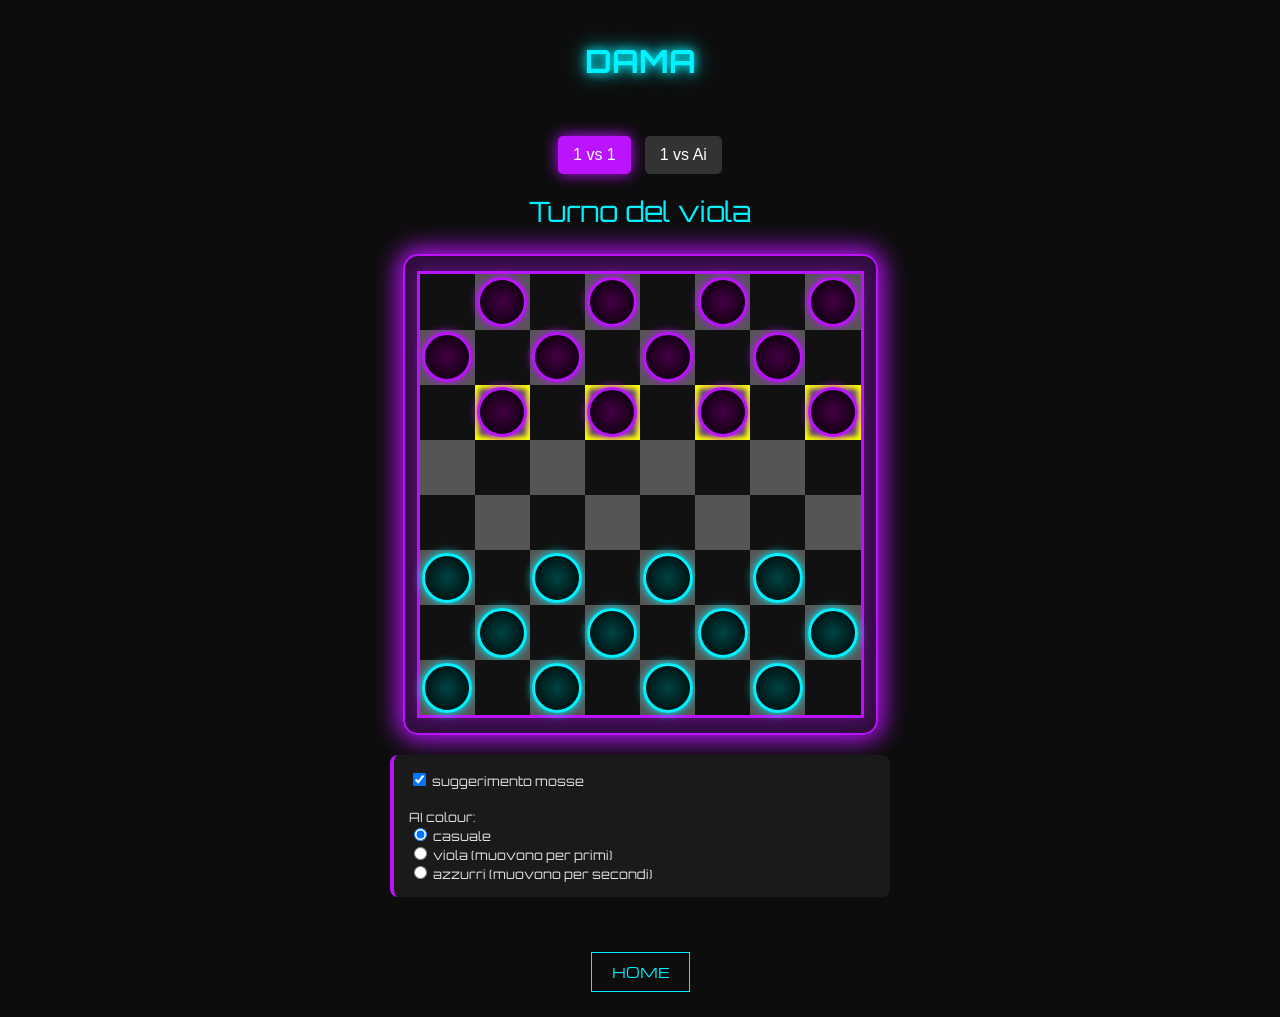
<file: giochi/dama/dama.html>
<!DOCTYPE html>
<html lang="it">

<head>
  <meta charset="UTF-8">
  <meta name="viewport" content="width=device-width, initial-scale=1.0, maximum-scale=1.0, user-scalable=no">
  <title>Dama</title>

  <!-- CSS -->
  <link rel="stylesheet" href="./dama_style.css">
  <link rel="stylesheet" href="../giochi_style.css">

  <!-- FONTS -->
  <!-- poppins -->
  <!-- <link href="https://fonts.googleapis.com/css2?family=Michroma&family=Poppins:wght@400;600&display=swap" rel="stylesheet"> -->
</head>

<body>

  <div class="game-container">

    <header>
      <h1 class="neon-title">DAMA</h1>
    </header>

    <div id="playModeDiv">
      <button id="button2player" class="btn-neon" onclick="setPlayMode(2)">1 vs 1</button>
      <button id="button1player" class="btn-neon" onclick="setPlayMode(1)">1 vs Ai</button>
    </div>

    <div id="infoDiv">Attendere...</div>
    <div class="board-wrapper" id="wrapper">
    <div id="boardDiv"></div>
</div>

<!--     <div id="infoDiv">Attendere...</div>
    <div id="boardDiv"></div> -->
    <div id="optionsDiv">
      <label><input type="checkbox" onclick="toggleHighlight()" checked> suggerimento mosse</label>
      <div id="colourModeDiv">
        AI colour:<br>
        <input type="radio" name="aiColourOptions" onclick="setColourMode('random')" checked> casuale<br>
        <input type="radio" name="aiColourOptions" onclick="setColourMode('B')"> viola (muovono per primi)<br>
        <input type="radio" name="aiColourOptions" onclick="setColourMode('W')"> azzurri (muovono per secondi)<br>
      </div>
    </div>
    <!-- <div id="note">draughts/checkers with an AI running in the browser using Monte Carlo Tree Search to choose moves
    </div> -->

    <footer class="game-footer">
      <a href="../../index.html" class="btn-home">HOME</a>
    </footer>




  </div>


</body>

<script type="text/javascript" src="./dama_script.js"></script>


</html>
</file>
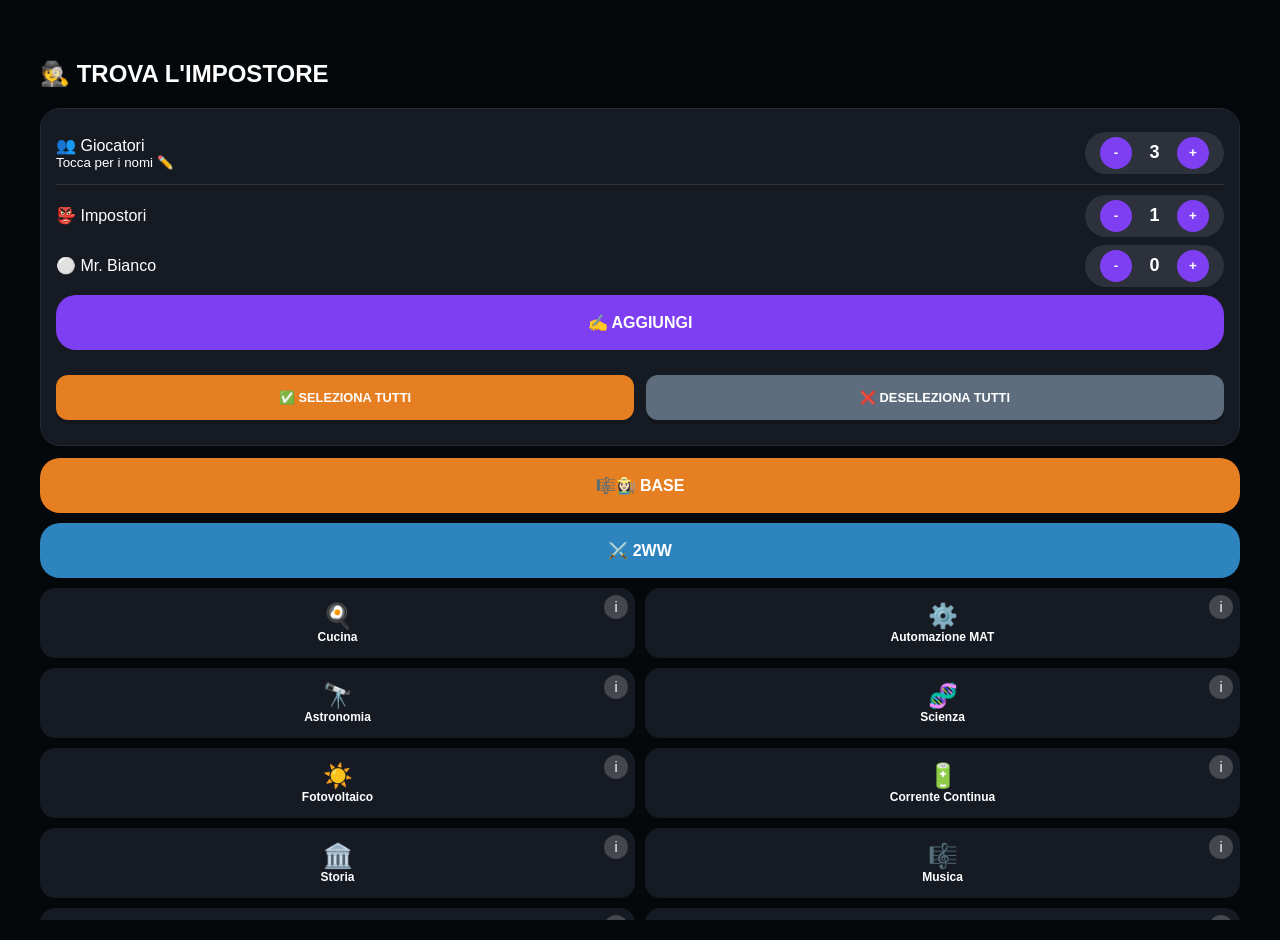
<file: giochi/impostore/impostore.html>
<!DOCTYPE html>
<html lang="it">

<head>
    <meta charset="UTF-8">
    <meta name="viewport" content="width=device-width, initial-scale=1.0, maximum-scale=1.0, user-scalable=no">
    <title>Impostore</title>

    <link rel="stylesheet" href="impostore_style.css">
    <link rel="stylesheet" href="../giochi_style.css">


    <link href="https://fonts.googleapis.com/css2?family=Michroma&family=Poppins:wght@400;600;800&display=swap"
        rel="stylesheet">
</head>

<body>
    <!--     <div class="bigcontainer"></div> -->


    <body onload="initApp()">

        <!-- Bottone Home Universale -->
        <!-- <button id="btn-universal-home" onclick="resetToHome()">
                Torna alla Home 🏠
            </button> -->

        <!-- Modale Vittoria -->
        <div id="win-screen" class="modal">
            <div class="confetti-bg"></div>
            <div class="modal-content anim-pop win-box">
                <div class="win-icon">🏆</div>
                <h1 id="win-text">VITTORIA</h1>
                <div id="win-names"></div>
                <button class="btn-main btn-green" onclick="resetToHome()">GIOCA ANCORA</button>
            </div>
        </div>

        <!-- Modale Info Pack -->
        <div id="modal-pack-info" class="modal">
            <div class="block modal-scrollable">
                <div class="flex-row">
                    <h3 id="info-title">Contenuto Pack</h3>
                    <button class="circle-btn" style="background:#333;" onclick="closeModal()">✕</button>
                </div>
                <div id="info-list"></div>
            </div>
        </div>

        <!-- Modale Nomi -->
        <div id="modal-names" class="modal">
            <div class="block modal-scrollable">
                <h3>Nomi Giocatori</h3>
                <div id="names-list"></div>
                <button class="btn-main btn-green" onclick="saveNamesAndClose()">SALVA</button>
            </div>
        </div>

        <!-- Modale Aggiungi Parola -->
        <div id="modal-word" class="modal">
            <div class="block">
                <h3>Aggiungi Parola</h3>
                <label class="label-small">Seleziona Pacchetto</label>
                <select id="target-pack"></select>
                <input type="text" id="cust-word" placeholder="Parola Segreta">
                <input type="text" id="cust-hints" placeholder="Indizi (separati da virgola)">
                <small class="hint-text">Es: Rosso, Frutto, Croccante</small>
                <button class="btn-main btn-green" onclick="saveWord()">AGGIUNGI</button>
                <button class="btn-main btn-transparent" onclick="closeModal()">CHIUDI</button>
            </div>
        </div>

        <!-- Modale Guess Infiltrato -->
        <div id="modal-guess" class="modal">
            <div class="block">
                <h2 class="text-red">COLPO DI CODA!</h2>
                <p>L'Infiltrato è stato scoperto! <br>Può vincere se indovina la parola dei Civili.</p>
                <input type="text" id="guess-input" placeholder="Qual era la parola?">
                <button class="btn-main btn-green" onclick="submitGuess()">CONFERMA</button>
                <button class="btn-main btn-transparent" onclick="closeGuess()">NON LA SO</button>
            </div>
        </div>

        <!-- HOME VIEW -->
        <section id="view-home" class="view active">
            <h2 class="title-main">🕵️ TROVA L'IMPOSTORE</h2>

            <div class="block">
                <div class="flex-row clickable-row" onclick="openNamesModal()">
                    <span class="column-label">
                        <span>👥 Giocatori</span>
                        <small class="accent-text">Tocca per i nomi ✏️</small>
                    </span>
                    <div class="counter-group">
                        <button class="circle-btn" onclick="event.stopPropagation(); adjP(-1)">-</button>
                        <span id="p-val" class="counter-val">3</span>
                        <button class="circle-btn" onclick="event.stopPropagation(); adjP(1)">+</button>
                    </div>
                </div>

                <div class="flex-row">
                    <span>👺 Impostori</span>
                    <div class="counter-group">
                        <button class="circle-btn" onclick="adjI(-1)">-</button>
                        <span id="i-val" class="counter-val">1</span>
                        <button class="circle-btn" onclick="adjI(1)">+</button>
                    </div>
                </div>

                <div class="flex-row">
                    <span>⚪ Mr. Bianco</span>
                    <div class="counter-group">
                        <button class="circle-btn" onclick="adjW(-1)">-</button>
                        <span id="w-val" class="counter-val">0</span>
                        <button class="circle-btn" onclick="adjW(1)">+</button>
                    </div>
                </div>

                <button class="btn-main btn-accent" onclick="openWordCreator()">✍️ AGGIUNGI</button>

                <div class="control-panel-base">
                    <button type="button" class="btn-range btn-select" onclick="forceToggleRange(true)">
                        ✅ SELEZIONA TUTTI
                    </button>
                    <button type="button" class="btn-range btn-deselect" onclick="forceToggleRange(false)">
                        ❌ DESELEZIONA TUTTI
                    </button>
                </div>
            </div>

            <!-- Quick Select Buttons -->
            <!-- <button type="button" class="btn-main btn-tech" onclick="attivaPacchettiTecnici()">
                💡🔌 ELETTROTECNICA
            </button> -->
            <button type="button" class="btn-main btn-base" onclick="attivaPacchettiBase()">
                🎼👩🏻‍🌾 BASE
            </button>
            <button type="button" class="btn-main btn-history" onclick="attivaPacchettiStoria()">
                ⚔️ 2WW
            </button>

            <div id="pack-grid" class="pack-grid"></div>
            <button class="btn-main btn-green btn-start" onclick="startGame()">INIZIA PARTITA</button>
        </section>

        <!-- REVEAL VIEW -->
        <section id="view-reveal" class="view reveal-bg">
            <h2 id="rev-name"></h2>
            <div id="main-card" class="swipe-card" onclick="doSwipe()">
                <div class="card-inner">
                    <div id="rev-role-box"></div>
                    <h1 id="rev-word"></h1>
                    <div id="rev-hint"></div>
                </div>
                <div id="swipe-layer" class="swipe-overlay"><b>TOCCA PER VEDERE</b></div>
            </div>
            <button id="btn-pass" class="btn-main btn-white" onclick="confirmNext()">OK, PROSSIMO</button>
        </section>

        <!-- VOTE VIEW -->
        <section id="view-vote" class="view">
            <div id="turn-box" class="block turn-indicator"></div>
            <div class="block vote-title">VOTAZIONE</div>
            <div id="vote-grid"></div>


            <!-- AGGIUNGI QUESTO BLOCCO QUI SOTTO -->
    <div id="reveal-section" style="margin-top: 20px;">
        <button class="btn-main btn-accent" onclick="revealImpostors()">🕵️ RIVELA RUOLI FINALI</button>
        <div id="reveal-result" class="block" style="display:none; background: #2c313c; border: 2px solid var(--accent);"></div>
    </div>
        </section>

        <!-- ------------------------------- -->

        <!-- <footer class="game-footer">
                <a href="../../index.html" class="btn-home">BACK TO HOME</a>
            </footer> -->
        </div>

    </body>
    <script src="impostore_script.js"></script>
</html>
</file>
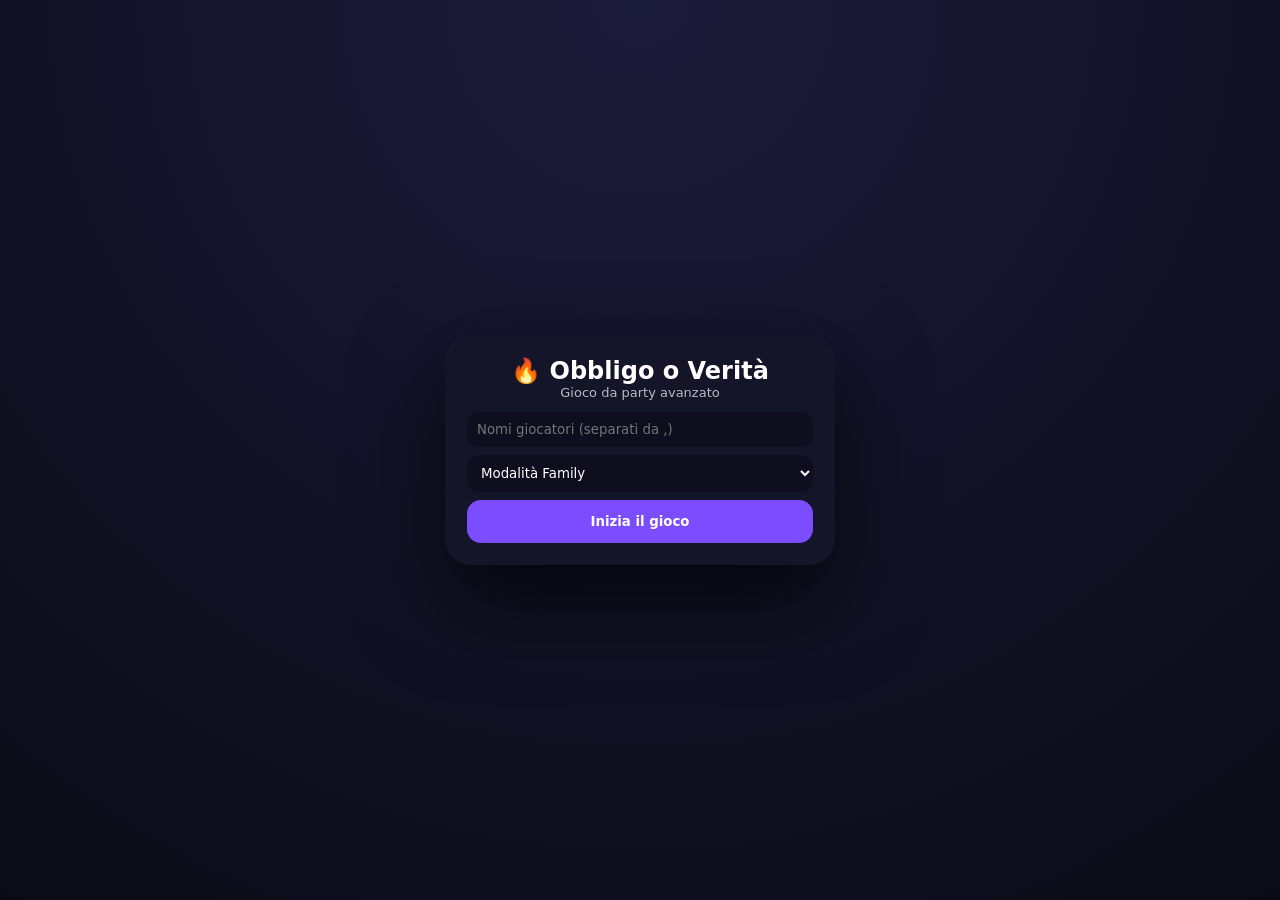
<file: giochi/obbligo_o_verita/obbligo_o_verita.html>
<!DOCTYPE html>
<html lang="it">

<head>
    <meta charset="UTF-8">
    <meta name="viewport" content="width=device-width, initial-scale=1.0, maximum-scale=1.0, user-scalable=no">
    <title>Obbligo o Verità</title>

    <link rel="stylesheet" href="obbligo_o_verita_style.css">
    <link rel="stylesheet" href="../giochi_style.css">


    <link href="https://fonts.googleapis.com/css2?family=Michroma&family=Poppins:wght@400;600;800&display=swap"
        rel="stylesheet">
</head>

<body>

    <!--<div class="game-container"> -->


    <div class="app">

        <div id="setup">
            <h1>🔥 Obbligo o Verità</h1>
            <div class="sub">Gioco da party avanzato</div>

            <div class="setup">
                <input id="names" placeholder="Nomi giocatori (separati da ,)">
                <select id="mode">
                    <option value="family">Modalità Family</option>
                    <option value="hot">Modalità 18+</option>
                </select>
                <button class="start" onclick="startGame()">Inizia il gioco</button>
            </div>
        </div>

        <div id="game" class="hidden">
            <div class="player">
                Turno di <span id="player"></span>
            </div>

            <div class="buttons">
                <button class="truth" onclick="truth()">VERITÀ</button>
                <button class="dare" onclick="dare()">OBBLIGO</button>
            </div>

            <div class="card" id="card">
                Scegli Verità o Obbligo 🎲
            </div>

            <div class="timer" id="timer">⏱️ 15s</div>
        </div>

    </div>
    <!--  -->

    <!-- <footer class="game-footer">
            <a href="../../index.html" class="btn-home">BACK TO HOME</a>
        </footer> -->
    <!-- </div> -->

</body>

<script src="obbligo_o_verita_script.js"></script>

</html>
</file>
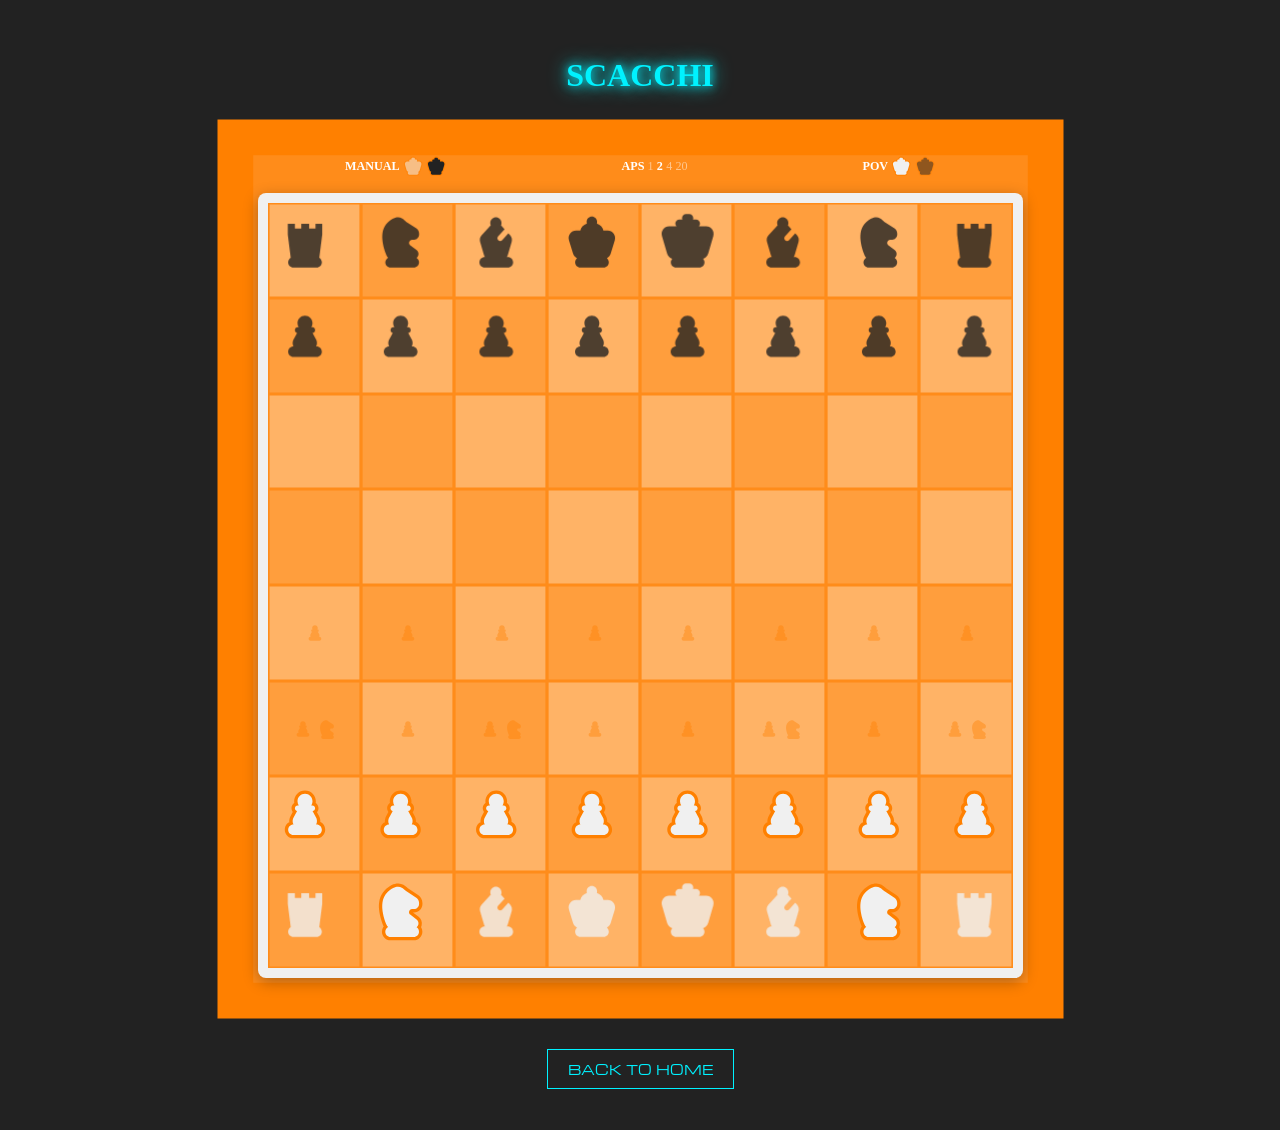
<file: giochi/scacchi/scacchi.html>
<!DOCTYPE html>
<html lang="it">

<head>
  <meta charset="UTF-8">
  <meta name="viewport" content="width=device-width, initial-scale=1.0, maximum-scale=1.0, user-scalable=no">
  <title>Scacchi</title>

  <link rel="stylesheet" href="scacchi_style.css">
  <link rel="stylesheet" href="../giochi_style.css">

  <link href="https://fonts.googleapis.com/css2?family=Michroma&family=Poppins:wght@400;600;800&display=swap"
    rel="stylesheet">
</head>

<body>

  <div class="game-container">
    <header>
      <h1 class="neon-title">SCACCHI</h1>
    </header>

    <section id="view">
      <aside>
        <div>
          <h3 title="Autoplay">manual</h3>
          <label for="white-random"><input type="checkbox" id="white-random" /><svg width="170" height="170"
              viewBox="0 0 170 170" fill="none" xmlns="http://www.w3.org/2000/svg" class="white">
              <use href="#king" />
            </svg></label>
          <label for="black-random"><input type="checkbox" id="black-random" checked /><svg width="170" height="170"
              viewBox="0 0 170 170" fill="none" xmlns="http://www.w3.org/2000/svg" class="black">
              <use href="#king" />
            </svg></label>
        </div>
        <div>
          <h3 title="Actions per Second">APS</h3>
          <label for="speed-slow"><input type="radio" name="speed" id="speed-slow" /><span>1</span></label>
          <label for="speed-medium"><input type="radio" name="speed" id="speed-medium" checked /><span>2</span></label>
          <label for="speed-fast"><input type="radio" name="speed" id="speed-fast" /><span>4</span></label>
          <label for="speed-asap"><input type="radio" name="speed" id="speed-asap" /><span>20</span></label>
        </div>
        <div>
          <h3 title="Point of View">POV</h3>
          <label for="white-perspective"><input type="radio" name="perspective" id="white-perspective" checked /><svg
              width="170" height="170" viewBox="0 0 170 170" fill="none" xmlns="http://www.w3.org/2000/svg"
              class="white">
              <use href="#king" />
            </svg></label>
          <label for="black-perspective"><input type="radio" name="perspective" id="black-perspective" /><svg
              width="170" height="170" viewBox="0 0 170 170" fill="none" xmlns="http://www.w3.org/2000/svg"
              class="black">
              <use href="#king" />
            </svg></label>
        </div>
      </aside>


      <div id="board"></div>
    </section>

    <svg aria-hidden style="display: none;" width="170" height="170" viewBox="0 0 170 170" fill="none"
      xmlns="http://www.w3.org/2000/svg">
      <g id="pawn">
        <path fill="var(--stroke)"
          d="M63.9596 75.8417L71.9157 80.049C73.2376 77.5492 73.3078 74.5734 72.1052 72.0141C70.9025 69.4547 68.5669 67.6094 65.7987 67.0316L63.9596 75.8417ZM53.8303 94.9961L61.7863 99.2034L61.7864 99.2034L53.8303 94.9961ZM53.2512 96.2739L44.7646 93.2777L44.7646 93.2777L53.2512 96.2739ZM54.1798 112V121C57.4071 121 60.3874 119.272 61.9907 116.471C63.5939 113.67 63.5747 110.225 61.9403 107.442L54.1798 112ZM114.82 112L107.06 107.442C105.425 110.225 105.406 113.67 107.009 116.471C108.613 119.272 111.593 121 114.82 121V112ZM115.749 96.2739L124.235 93.2776L124.235 93.2776L115.749 96.2739ZM115.17 94.9961L107.214 99.2034L107.214 99.2034L115.17 94.9961ZM105.111 75.9755L104.388 67.0046C101.37 67.2479 98.6777 68.9917 97.2213 71.6453C95.7649 74.2989 95.74 77.5069 97.1551 80.1828L105.111 75.9755ZM101.706 61L94.1937 56.0436C92.3701 58.8076 92.2116 62.3498 93.7811 65.2657C95.3506 68.1816 98.3945 70 101.706 70V61ZM68.294 61V70C71.6055 70 74.6494 68.1816 76.2189 65.2657C77.7884 62.3498 77.6299 58.8076 75.8063 56.0436L68.294 61ZM56.0036 71.6343L45.8743 90.7887L61.7864 99.2034L71.9157 80.049L56.0036 71.6343ZM45.8743 90.7887C45.5683 91.3674 45.1338 92.2321 44.7646 93.2777L61.7378 99.2702C61.7062 99.3598 61.685 99.4043 61.691 99.3911C61.6938 99.3851 61.7021 99.3674 61.718 99.3356C61.7341 99.3035 61.756 99.2608 61.7863 99.2034L45.8743 90.7887ZM44.7646 93.2777C43.8488 95.8717 40.5174 106.509 46.4192 116.558L61.9403 107.442C61.2075 106.194 60.9315 104.686 61.0138 103C61.0971 101.296 61.5308 99.8565 61.7378 99.2702L44.7646 93.2777ZM54.1798 103H54V121H54.1798V103ZM54 103C41.2975 103 31 113.297 31 126H49C49 123.239 51.2386 121 54 121V103ZM31 126C31 138.703 41.2974 149 54 149V131C51.2386 131 49 128.761 49 126H31ZM54 149H116V131H54V149ZM116 149C128.703 149 139 138.703 139 126H121C121 128.761 118.761 131 116 131V149ZM139 126C139 113.297 128.703 103 116 103V121C118.761 121 121 123.239 121 126H139ZM116 103H114.82V121H116V103ZM122.581 116.558C128.483 106.509 125.151 95.8716 124.235 93.2776L107.262 99.2702C107.469 99.8565 107.903 101.296 107.986 103C108.069 104.686 107.793 106.194 107.06 107.442L122.581 116.558ZM124.235 93.2776C123.866 92.2321 123.432 91.3674 123.126 90.7887L107.214 99.2034C107.244 99.2608 107.266 99.3035 107.282 99.3356C107.298 99.3674 107.306 99.3851 107.309 99.3912C107.315 99.4043 107.294 99.3598 107.262 99.2702L124.235 93.2776ZM123.126 90.7888L113.067 71.7681L97.1551 80.1828L107.214 99.2034L123.126 90.7888ZM103 68.5C103 67.7083 103.607 67.0675 104.388 67.0046L105.835 84.9463C114.328 84.2614 121 77.1644 121 68.5H103ZM104.5 70C103.672 70 103 69.3284 103 68.5H121C121 59.3873 113.613 52 104.5 52V70ZM101.706 70H104.5V52H101.706V70ZM109.218 65.9564C112.241 61.375 114 55.8793 114 50H96C96 52.248 95.3352 54.3134 94.1937 56.0436L109.218 65.9564ZM114 50C114 33.9837 101.016 21 85 21V39C91.0751 39 96 43.9249 96 50H114ZM85 21C68.9837 21 56 33.9837 56 50H74C74 43.9249 78.9249 39 85 39V21ZM56 50C56 55.8793 57.7591 61.375 60.7818 65.9564L75.8063 56.0436C74.6648 54.3134 74 52.248 74 50H56ZM65.5 70H68.294V52H65.5V70ZM67 68.5C67 69.3284 66.3284 70 65.5 70V52C56.3873 52 49 59.3873 49 68.5H67ZM65.7987 67.0316C66.4826 67.1743 67 67.7665 67 68.5H49C49 76.4618 54.6302 83.0882 62.1205 84.6518L65.7987 67.0316Z" />
        <path fill-rule="evenodd" clip-rule="evenodd"
          d="M63.9596 75.8417L53.8303 94.9961C53.6109 95.4111 53.4075 95.8312 53.2512 96.2739C52.4848 98.4448 50.4371 105.627 54.1798 112H54C46.268 112 40 118.268 40 126C40 133.732 46.268 140 54 140H116C123.732 140 130 133.732 130 126C130 118.268 123.732 112 116 112H114.82C118.563 105.627 116.515 98.4447 115.749 96.2739C115.592 95.8312 115.389 95.4111 115.17 94.9961L105.111 75.9755C108.967 75.6645 112 72.4364 112 68.5C112 64.3579 108.642 61 104.5 61H101.706C103.788 57.8442 105 54.0636 105 50C105 38.9543 96.0457 30 85 30C73.9543 30 65 38.9543 65 50C65 54.0636 66.2119 57.8442 68.294 61H65.5C61.3579 61 58 64.3579 58 68.5C58 72.1142 60.5564 75.1312 63.9596 75.8417Z" />
      </g>

      <g id="rook">
        <path fill="var(--stroke)"
          d="M96 40H105C105 35.0294 100.971 31 96 31V40ZM75 40V31C70.0294 31 66 35.0294 66 40H75ZM75 53L75 62C77.3869 62 79.6761 61.0518 81.364 59.364C83.0518 57.6761 84 55.387 84 53H75ZM58 53H49C49 57.9706 53.0294 62 58 62L58 53ZM58 40H67C67 35.0294 62.9706 31 58 31V40ZM39 40V31C34.0294 31 30 35.0294 30 40H39ZM39 69H30C30 69.379 30.0239 69.7577 30.0717 70.1337L39 69ZM46.8667 130.951L51.4589 138.691C54.5432 136.861 56.2467 133.375 55.795 129.817L46.8667 130.951ZM123.133 130.951L114.205 129.817C113.753 133.375 115.457 136.861 118.541 138.691L123.133 130.951ZM131 69L139.928 70.1338C139.976 69.7577 140 69.3791 140 69L131 69ZM131 40H140C140 35.0294 135.971 31 131 31V40ZM113 40V31C108.029 31 104 35.0294 104 40H113ZM113 53L113 62C115.387 62 117.676 61.0518 119.364 59.364C121.052 57.6761 122 55.387 122 53H113ZM96 53H87C87 57.9706 91.0294 62 96 62L96 53ZM96 31H75V49H96V31ZM66 40V53H84V40H66ZM75 44L58 44L58 62L75 62L75 44ZM67 53V40H49V53H67ZM58 31H39V49H58V31ZM30 40V69H48V40H30ZM30.0717 70.1337L37.9384 132.085L55.795 129.817L47.9283 67.8663L30.0717 70.1337ZM42.2745 123.211C35.5441 127.204 30.9998 134.566 30.9998 143H48.9998C48.9998 141.18 49.9671 139.576 51.4589 138.691L42.2745 123.211ZM30.9998 143C30.9998 155.703 41.2973 166 53.9998 166V148C51.2384 148 48.9998 145.761 48.9998 143H30.9998ZM53.9998 166H116V148H53.9998V166ZM116 166C128.702 166 139 155.703 139 143H121C121 145.761 118.761 148 116 148V166ZM139 143C139 134.567 134.456 127.204 127.725 123.211L118.541 138.691C120.033 139.576 121 141.18 121 143H139ZM132.061 132.085L139.928 70.1338L122.072 67.8662L114.205 129.817L132.061 132.085ZM140 69V40H122V69H140ZM131 31H113V49H131V31ZM104 40V53H122V40H104ZM113 44L96 44L96 62L113 62L113 44ZM105 53V40H87V53H105Z" />
        <path fill-rule="evenodd" clip-rule="evenodd"
          d="M96 40H75V53L58 53V40H39V69L46.8667 130.951C42.7556 133.39 39.9998 137.873 39.9998 143C39.9998 150.732 46.2678 157 53.9998 157H116C123.732 157 130 150.732 130 143C130 137.873 127.244 133.39 123.133 130.951L131 69V40H113V53L96 53V40Z" />
      </g>


      <g id="knight">
        <path fill="var(--stroke)"
          d="M49.1052 38.3193L55.4587 44.6937L55.4587 44.6937L49.1052 38.3193ZM94.2401 29.9368L87.874 36.2986L87.8741 36.2987L94.2401 29.9368ZM47.3161 124.557L55.6423 121.14L55.6423 121.14L47.3161 124.557ZM51.766 130.503L55.8329 138.532C58.5612 137.15 60.401 134.477 60.7176 131.435C61.0343 128.393 59.7845 125.399 57.3994 123.484L51.766 130.503ZM127.628 131.204L122.091 124.109C119.79 125.905 118.502 128.705 118.637 131.621C118.773 134.537 120.314 137.207 122.772 138.782L127.628 131.204ZM132.387 123.702L141.165 125.687L141.165 125.687L132.387 123.702ZM127.584 110.339L133.091 103.22L133.091 103.22L127.584 110.339ZM110.576 97.1821L105.069 104.301L105.069 104.301L110.576 97.1821ZM126.76 52.2539L121.858 59.802L121.858 59.802L126.76 52.2539ZM99.5001 34.552L104.402 27.0039L104.402 27.0039L99.5001 34.552ZM94.4956 30.1927L100.866 23.8348L100.866 23.8347L94.4956 30.1927ZM55.4587 44.6937C66.4763 33.7121 74.1214 31.8771 78.4041 32.0063C82.8219 32.1396 86.0037 34.427 87.874 36.2986L100.606 23.575C96.9524 19.9187 89.6658 14.3378 78.9468 14.0145C68.0925 13.6871 55.9323 18.8073 42.7516 31.9449L55.4587 44.6937ZM55.6423 121.14C51.8581 111.919 46.772 97.1895 45.3694 82.2455C43.9517 67.1402 46.4349 53.688 55.4587 44.6937L42.7516 31.9449C28.1598 46.4892 25.8204 66.5842 27.4482 83.9274C29.091 101.432 34.9182 118.052 38.99 127.974L55.6423 121.14ZM57.3994 123.484C56.6293 122.866 56.029 122.082 55.6423 121.14L38.99 127.974C40.5712 131.827 43.0657 135.061 46.1326 137.522L57.3994 123.484ZM53.0838 143C53.0838 141.063 54.183 139.368 55.8329 138.532L47.699 122.475C40.2331 126.256 35.0838 134.019 35.0838 143H53.0838ZM58.0838 148C55.3224 148 53.0838 145.761 53.0838 143H35.0838C35.0838 155.703 45.3812 166 58.0838 166V148ZM120.084 148H58.0838V166H120.084V148ZM125.084 143C125.084 145.761 122.845 148 120.084 148V166C132.786 166 143.084 155.703 143.084 143H125.084ZM122.772 138.782C124.181 139.685 125.084 141.24 125.084 143H143.084C143.084 134.852 138.84 127.7 132.484 123.627L122.772 138.782ZM123.608 121.717C123.387 122.695 122.843 123.522 122.091 124.109L133.165 138.3C137.095 135.233 140 130.837 141.165 125.687L123.608 121.717ZM122.077 117.458C123.372 118.459 123.969 120.121 123.608 121.717L141.165 125.687C143.069 117.265 139.92 108.503 133.091 103.22L122.077 117.458ZM105.069 104.301L122.077 117.458L133.091 103.22L116.083 90.0634L105.069 104.301ZM98.3876 90.6851C98.3876 96.0131 100.855 101.041 105.069 104.301L116.083 90.0634C116.275 90.2123 116.388 90.4418 116.388 90.6851H98.3876ZM115.602 73.471C106.095 73.471 98.3876 81.178 98.3876 90.6851H116.388C116.388 91.1191 116.036 91.471 115.602 91.471V73.471ZM120.815 73.471H115.602V91.471H120.815V73.471ZM125.243 69.0432C125.243 71.4886 123.261 73.471 120.815 73.471V91.471C133.202 91.471 143.243 81.4297 143.243 69.0432H125.243ZM125.243 66.0369V69.0432H143.243V66.0369H125.243ZM121.858 59.802C123.969 61.1731 125.243 63.5195 125.243 66.0369H143.243C143.243 57.4241 138.885 49.3965 131.661 44.7058L121.858 59.802ZM94.5985 42.1001L121.858 59.802L131.661 44.7058L104.402 27.0039L94.5985 42.1001ZM88.1255 36.5506C89.5726 38.0004 91.8096 40.2891 94.5985 42.1001L104.402 27.0039C103.476 26.4028 102.551 25.5233 100.866 23.8348L88.1255 36.5506ZM87.8741 36.2987C87.9569 36.3816 88.04 36.4649 88.1256 36.5506L100.866 23.8347C100.781 23.7498 100.694 23.6625 100.606 23.5749L87.8741 36.2987Z" />
        <path fill-rule="evenodd" clip-rule="evenodd"
          d="M94.2401 29.9368C88.716 24.409 73.3034 14.2001 49.1052 38.3193C25.4895 61.8579 39.4602 105.414 47.3161 124.557C48.3001 126.955 49.8475 128.963 51.766 130.503C47.208 132.812 44.0838 137.541 44.0838 143C44.0838 150.732 50.3518 157 58.0838 157H120.084C127.816 157 134.084 150.732 134.084 143C134.084 138.046 131.511 133.693 127.628 131.204C129.969 129.378 131.694 126.766 132.387 123.702C133.519 118.693 131.646 113.481 127.584 110.339L110.576 97.1821C108.565 95.6265 107.388 93.2275 107.388 90.6851C107.388 86.1486 111.065 82.471 115.602 82.471H120.815C128.231 82.471 134.243 76.4592 134.243 69.0432V66.0369C134.243 60.4718 131.427 55.2848 126.76 52.2539L99.5001 34.552C97.6428 33.3459 96.0618 31.7619 94.4956 30.1927C94.4104 30.1073 94.3252 30.022 94.2401 29.9368Z" />
      </g>

      <g id="bishop">
        <path fill="var(--stroke)"
          d="M97.7142 44.0856L89.4897 40.4306L87.1055 45.7955L91.0547 50.1396L97.7142 44.0856ZM107.204 54.5248L113.843 60.6014L119.386 54.5454L113.864 48.4708L107.204 54.5248ZM90.0638 73.2519L96.7027 79.3284L96.7027 79.3284L90.0638 73.2519ZM90.5325 83.8481L84.4559 90.4871L84.4559 90.4871L90.5325 83.8481ZM101.129 83.3795L107.768 89.456L107.768 89.456L101.129 83.3795ZM117.337 65.6709L123.997 59.6168L117.36 52.3162L110.698 59.5943L117.337 65.6709ZM122.204 71.0243L115.544 77.0783L115.544 77.0783L122.204 71.0243ZM126.158 88.1953L134.795 90.7267L134.795 90.7267L126.158 88.1953ZM115.792 123.563L107.155 121.031L107.155 121.031L115.792 123.563ZM113.283 128.798L105.902 123.648L96.0296 137.798H113.283V128.798ZM54.7167 128.798V137.798H71.9704L62.0977 123.648L54.7167 128.798ZM52.2081 123.563L60.8447 121.031L60.8447 121.031L52.2081 123.563ZM41.8417 88.1953L33.2051 90.7267L33.2051 90.7267L41.8417 88.1953ZM45.7961 71.0243L52.4556 77.0783L52.4556 77.0783L45.7961 71.0243ZM70.2858 44.0856L76.9453 50.1396L80.8945 45.7955L78.5103 40.4306L70.2858 44.0856ZM105.939 47.7406C107.267 44.7523 108 41.4498 108 38H90C90 38.8832 89.8148 39.6991 89.4897 40.4306L105.939 47.7406ZM113.864 48.4708L104.374 38.0315L91.0547 50.1396L100.545 60.5789L113.864 48.4708ZM96.7027 79.3284L113.843 60.6014L100.565 48.4483L83.4248 67.1754L96.7027 79.3284ZM96.609 77.2092C97.2201 77.7685 97.2621 78.7173 96.7027 79.3284L83.4248 67.1754C77.2722 73.8975 77.7338 84.3345 84.4559 90.4871L96.609 77.2092ZM94.4898 77.3029C95.0491 76.6918 95.9979 76.6499 96.609 77.2092L84.4559 90.4871C91.178 96.6397 101.615 96.1781 107.768 89.456L94.4898 77.3029ZM110.698 59.5943L94.4898 77.3029L107.768 89.456L123.976 71.7474L110.698 59.5943ZM128.863 64.9702L123.997 59.6168L110.678 71.7249L115.544 77.0783L128.863 64.9702ZM134.795 90.7267C137.442 81.6942 135.195 71.9349 128.863 64.9702L115.544 77.0783C117.655 79.3999 118.404 82.653 117.522 85.6638L134.795 90.7267ZM124.429 126.094L134.795 90.7267L117.522 85.6638L107.155 121.031L124.429 126.094ZM120.664 133.948C122.307 131.594 123.591 128.951 124.429 126.094L107.155 121.031C106.874 121.992 106.446 122.869 105.902 123.648L120.664 133.948ZM116 119.798H113.283V137.798H116V119.798ZM139 142.798C139 130.096 128.703 119.798 116 119.798V137.798C118.761 137.798 121 140.037 121 142.798H139ZM116 165.798C128.703 165.798 139 155.501 139 142.798H121C121 145.56 118.761 147.798 116 147.798V165.798ZM54 165.798H116V147.798H54V165.798ZM31 142.798C31 155.501 41.2974 165.798 54 165.798V147.798C51.2386 147.798 49 145.56 49 142.798H31ZM54 119.798C41.2975 119.798 31 130.096 31 142.798H49C49 140.037 51.2386 137.798 54 137.798V119.798ZM54.7167 119.798H54V137.798H54.7167V119.798ZM43.5714 126.094C44.4088 128.951 45.6929 131.594 47.3357 133.948L62.0977 123.648C61.5539 122.869 61.1262 121.992 60.8447 121.031L43.5714 126.094ZM33.2051 90.7267L43.5714 126.094L60.8447 121.031L50.4784 85.6638L33.2051 90.7267ZM39.1366 64.9702C32.8051 71.9349 30.5576 81.6942 33.2051 90.7267L50.4784 85.6638C49.5959 82.653 50.3451 79.3999 52.4556 77.0783L39.1366 64.9702ZM63.6264 38.0315L39.1366 64.9702L52.4556 77.0783L76.9453 50.1396L63.6264 38.0315ZM60 38C60 41.4498 60.7334 44.7523 62.0614 47.7406L78.5103 40.4306C78.1852 39.6991 78 38.8832 78 38H60ZM84 14C70.7452 14 60 24.7452 60 38H78C78 34.6863 80.6863 32 84 32V14ZM108 38C108 24.7452 97.2548 14 84 14V32C87.3137 32 90 34.6863 90 38H108Z" />
        <path fill-rule="evenodd" clip-rule="evenodd"
          d="M99 38C99 40.1665 98.5407 42.2257 97.7142 44.0856L107.204 54.5248L90.0638 73.2519C87.2671 76.3074 87.477 81.0515 90.5325 83.8481C93.588 86.6448 98.3321 86.435 101.129 83.3795L117.337 65.6709L122.204 71.0243C126.425 75.6674 127.923 82.1736 126.158 88.1953L115.792 123.563C115.233 125.471 114.377 127.231 113.283 128.798H116C123.732 128.798 130 135.066 130 142.798C130 150.53 123.732 156.798 116 156.798H54C46.268 156.798 40 150.53 40 142.798C40 135.066 46.268 128.798 54 128.798H54.7167C53.6234 127.231 52.7675 125.471 52.2081 123.563L41.8417 88.1953C40.0767 82.1736 41.5751 75.6674 45.7961 71.0243L70.2858 44.0856C69.4593 42.2257 69 40.1665 69 38C69 29.7157 75.7157 23 84 23C92.2843 23 99 29.7157 99 38Z" />
      </g>

      <g id="queen">
        <path fill="var(--stroke)"
          d="M98.3201 39.3222L89.7589 36.5462C88.2688 41.1416 90.6725 46.0937 95.2048 47.7659L98.3201 39.3222ZM71.6799 39.3222L74.7952 47.7659C79.3275 46.0937 81.7312 41.1416 80.2411 36.5462L71.6799 39.3222ZM54.2398 58V67C58.658 67 62.4228 63.7931 63.1253 59.4312L54.2398 58ZM23.8059 83.7931L32.42 81.1862L32.42 81.1862L23.8059 83.7931ZM34.7006 119.793L26.0864 122.4L26.0864 122.4L34.7006 119.793ZM45.4311 132.146L51.1198 139.12C53.5226 137.16 54.7472 134.101 54.3609 131.025C53.9746 127.948 52.0318 125.287 49.2191 123.982L45.4311 132.146ZM124.913 131.982L120.97 123.892C118.183 125.25 116.292 127.947 115.963 131.029C115.635 134.112 116.917 137.147 119.355 139.061L124.913 131.982ZM135.299 119.793L126.685 117.186L126.685 117.186L135.299 119.793ZM146.194 83.7932L137.58 81.1862L137.58 81.1862L146.194 83.7932ZM115.76 58L106.875 59.4312C107.577 63.7931 111.342 67 115.76 67V58ZM90 35C90 35.5543 89.9131 36.0707 89.7589 36.5462L106.881 42.0983C107.61 39.8513 108 37.4624 108 35H90ZM85 30C87.7614 30 90 32.2386 90 35H108C108 22.2975 97.7026 12 85 12V30ZM80 35C80 32.2386 82.2386 30 85 30V12C72.2975 12 62 22.2975 62 35H80ZM80.2411 36.5462C80.0869 36.0707 80 35.5543 80 35H62C62 37.4624 62.3902 39.8513 63.1188 42.0983L80.2411 36.5462ZM63.1253 59.4312C63.7988 55.2498 67.5604 50.4352 74.7952 47.7659L68.5647 30.8786C57.1112 35.1044 47.3444 44.2138 45.3544 56.5688L63.1253 59.4312ZM54.2398 49H42.9485V67H54.2398V49ZM42.9485 49C23.4932 49 9.55633 67.7789 15.1917 86.4001L32.42 81.1862C30.2825 74.123 35.5689 67 42.9485 67V49ZM15.1917 86.4001L26.0864 122.4L43.3148 117.186L32.42 81.1862L15.1917 86.4001ZM26.0864 122.4C28.5395 130.506 34.3182 136.911 41.643 140.31L49.2191 123.982C46.429 122.687 44.2438 120.256 43.3148 117.186L26.0864 122.4ZM39.7423 125.172C34.5896 129.375 31.2741 135.804 31.2741 143H49.2741C49.2741 141.44 49.978 140.051 51.1198 139.12L39.7423 125.172ZM31.2741 143C31.2741 155.703 41.5715 166 54.2741 166V148C51.5127 148 49.2741 145.761 49.2741 143H31.2741ZM54.2741 166H116.274V148H54.2741V166ZM116.274 166C128.977 166 139.274 155.703 139.274 143H121.274C121.274 145.761 119.036 148 116.274 148V166ZM139.274 143C139.274 135.648 135.815 129.099 130.471 124.904L119.355 139.061C120.54 139.991 121.274 141.407 121.274 143H139.274ZM128.856 140.073C135.943 136.619 141.516 130.321 143.914 122.4L126.685 117.186C125.777 120.186 123.67 122.576 120.97 123.892L128.856 140.073ZM143.914 122.4L154.808 86.4001L137.58 81.1862L126.685 117.186L143.914 122.4ZM154.808 86.4001C160.444 67.7789 146.507 49 127.052 49V67C134.431 67 139.718 74.123 137.58 81.1862L154.808 86.4001ZM127.052 49H115.76V67H127.052V49ZM95.2048 47.7659C102.44 50.4352 106.201 55.2498 106.875 59.4312L124.646 56.5688C122.656 44.2138 112.889 35.1044 101.435 30.8786L95.2048 47.7659Z" />
        <path fill-rule="evenodd" clip-rule="evenodd"
          d="M98.3201 39.3222C98.7615 37.961 99 36.5084 99 35C99 27.268 92.732 21 85 21C77.268 21 71 27.268 71 35C71 36.5084 71.2385 37.961 71.6799 39.3222C62.3358 42.7698 55.5716 49.7318 54.2398 58H42.9485C29.5311 58 19.9194 70.951 23.8059 83.7931L34.7006 119.793C36.3917 125.381 40.3736 129.799 45.4311 132.146C42.2838 134.713 40.2741 138.622 40.2741 143C40.2741 150.732 46.5421 157 54.2741 157H116.274C124.006 157 130.274 150.732 130.274 143C130.274 138.528 128.177 134.545 124.913 131.982C129.807 129.597 133.647 125.254 135.299 119.793L146.194 83.7932C150.081 70.951 140.469 58 127.052 58H115.76C114.428 49.7318 107.664 42.7698 98.3201 39.3222Z" />
      </g>

      <g id="king">
        <path fill="var(--stroke)"
          d="M71.3981 29V38C74.4851 38 77.3566 36.4179 79.0059 33.8085C80.6552 31.1991 80.8521 27.9265 79.5275 25.1382L71.3981 29ZM55.5392 47V56C59.196 56 62.4893 53.7874 63.8715 50.4019C65.2537 47.0165 64.4501 43.1312 61.8383 40.5718L55.5392 47ZM16.8101 72.5915L25.4512 70.0754L25.4512 70.0754L16.8101 72.5915ZM30.4959 119.592L39.137 117.075L39.137 117.075L30.4959 119.592ZM44.3251 133.266L50.7933 139.524C52.9992 137.244 53.8418 133.971 53.011 130.909C52.1801 127.848 49.7986 125.449 46.7427 124.597L44.3251 133.266ZM126.438 133.253L123.999 124.59C120.947 125.449 118.572 127.851 117.747 130.913C116.923 133.974 117.77 137.244 119.978 139.52L126.438 133.253ZM140.22 119.592L148.861 122.108L148.861 122.108L140.22 119.592ZM153.906 72.5915L145.265 70.0753L145.265 70.0753L153.906 72.5915ZM115.236 47L108.937 40.5718C106.325 43.1312 105.522 47.0165 106.904 50.4019C108.286 53.7874 111.579 56 115.236 56V47ZM99.3773 29L91.2479 25.1382C89.9233 27.9265 90.1202 31.1991 91.7695 33.8085C93.4188 36.4179 96.2903 38 99.3773 38V29ZM79.3877 24.5C79.3877 23.6716 80.0593 23 80.8877 23V5C70.1181 5 61.3877 13.7304 61.3877 24.5H79.3877ZM79.5275 25.1382C79.4407 24.9555 79.3877 24.7465 79.3877 24.5H61.3877C61.3877 27.4743 62.0598 30.3168 63.2688 32.8618L79.5275 25.1382ZM71.3981 20H62.8877V38H71.3981V20ZM62.8877 20C52.1181 20 43.3877 28.7304 43.3877 39.5H61.3877C61.3877 38.6716 62.0593 38 62.8877 38V20ZM43.3877 39.5C43.3877 44.9545 45.639 49.8994 49.2401 53.4282L61.8383 40.5718C61.5498 40.2891 61.3877 39.9216 61.3877 39.5H43.3877ZM55.5392 38H36.0125V56H55.5392V38ZM36.0125 38C16.6845 38 2.7653 56.5505 8.16895 75.1077L25.4512 70.0754C23.4015 63.0364 28.6812 56 36.0125 56V38ZM8.16895 75.1077L21.8548 122.108L39.137 117.075L25.4512 70.0754L8.16895 75.1077ZM21.8548 122.108C24.7108 131.916 32.4229 139.291 41.9074 141.936L46.7427 124.597C43.1399 123.592 40.2185 120.789 39.137 117.075L21.8548 122.108ZM37.8569 127.008C33.861 131.139 31.3877 136.79 31.3877 143H49.3877C49.3877 141.646 49.9143 140.433 50.7933 139.524L37.8569 127.008ZM31.3877 143C31.3877 155.703 41.6852 166 54.3877 166V148C51.6263 148 49.3877 145.761 49.3877 143H31.3877ZM54.3877 166H116.388V148H54.3877V166ZM116.388 166C129.09 166 139.388 155.703 139.388 143H121.388C121.388 145.761 119.149 148 116.388 148V166ZM139.388 143C139.388 136.779 136.906 131.119 132.898 126.987L119.978 139.52C120.859 140.429 121.388 141.643 121.388 143H139.388ZM128.876 141.917C138.33 139.256 146.012 131.893 148.861 122.108L131.579 117.075C130.5 120.781 127.59 123.579 123.999 124.59L128.876 141.917ZM148.861 122.108L162.547 75.1077L145.265 70.0753L131.579 117.075L148.861 122.108ZM162.547 75.1077C167.951 56.5504 154.032 38 134.704 38V56C142.035 56 147.315 63.0364 145.265 70.0753L162.547 75.1077ZM134.704 38H115.236V56H134.704V38ZM121.535 53.4282C125.136 49.8994 127.388 44.9545 127.388 39.5H109.388C109.388 39.9216 109.226 40.2891 108.937 40.5718L121.535 53.4282ZM127.388 39.5C127.388 28.7304 118.657 20 107.888 20V38C108.716 38 109.388 38.6716 109.388 39.5H127.388ZM107.888 20H99.3773V38H107.888V20ZM91.3877 24.5C91.3877 24.7465 91.3347 24.9555 91.2479 25.1382L107.507 32.8618C108.716 30.3168 109.388 27.4743 109.388 24.5H91.3877ZM89.8877 23C90.7161 23 91.3877 23.6716 91.3877 24.5H109.388C109.388 13.7304 100.657 5 89.8877 5V23ZM80.8877 23H89.8877V5H80.8877V23Z" />
        <path fill-rule="evenodd" clip-rule="evenodd"
          d="M80.8877 14C75.0887 14 70.3877 18.701 70.3877 24.5C70.3877 26.1104 70.7502 27.6361 71.3981 29H62.8877C57.0887 29 52.3877 33.701 52.3877 39.5C52.3877 42.438 53.5944 45.0942 55.5392 47H36.0125C22.6829 47 13.0834 59.7934 16.8101 72.5915L30.4959 119.592C32.4647 126.353 37.7814 131.441 44.3251 133.266C41.8876 135.786 40.3877 139.218 40.3877 143C40.3877 150.732 46.6557 157 54.3877 157H116.388C124.12 157 130.388 150.732 130.388 143C130.388 139.211 128.883 135.774 126.438 133.253C132.96 131.417 138.256 126.337 140.22 119.592L153.906 72.5915C157.633 59.7934 148.033 47 134.704 47H115.236C117.181 45.0942 118.388 42.438 118.388 39.5C118.388 33.701 113.687 29 107.888 29H99.3773C100.025 27.6361 100.388 26.1104 100.388 24.5C100.388 18.701 95.6867 14 89.8877 14H80.8877Z" />
      </g>
    </svg>

    <footer class="game-footer">
      <a href="../../index.html" class="btn-home">BACK TO HOME</a>
    </footer>
  </div>

</body>

<script src="scacchi_script.js"></script>

</html>
</file>
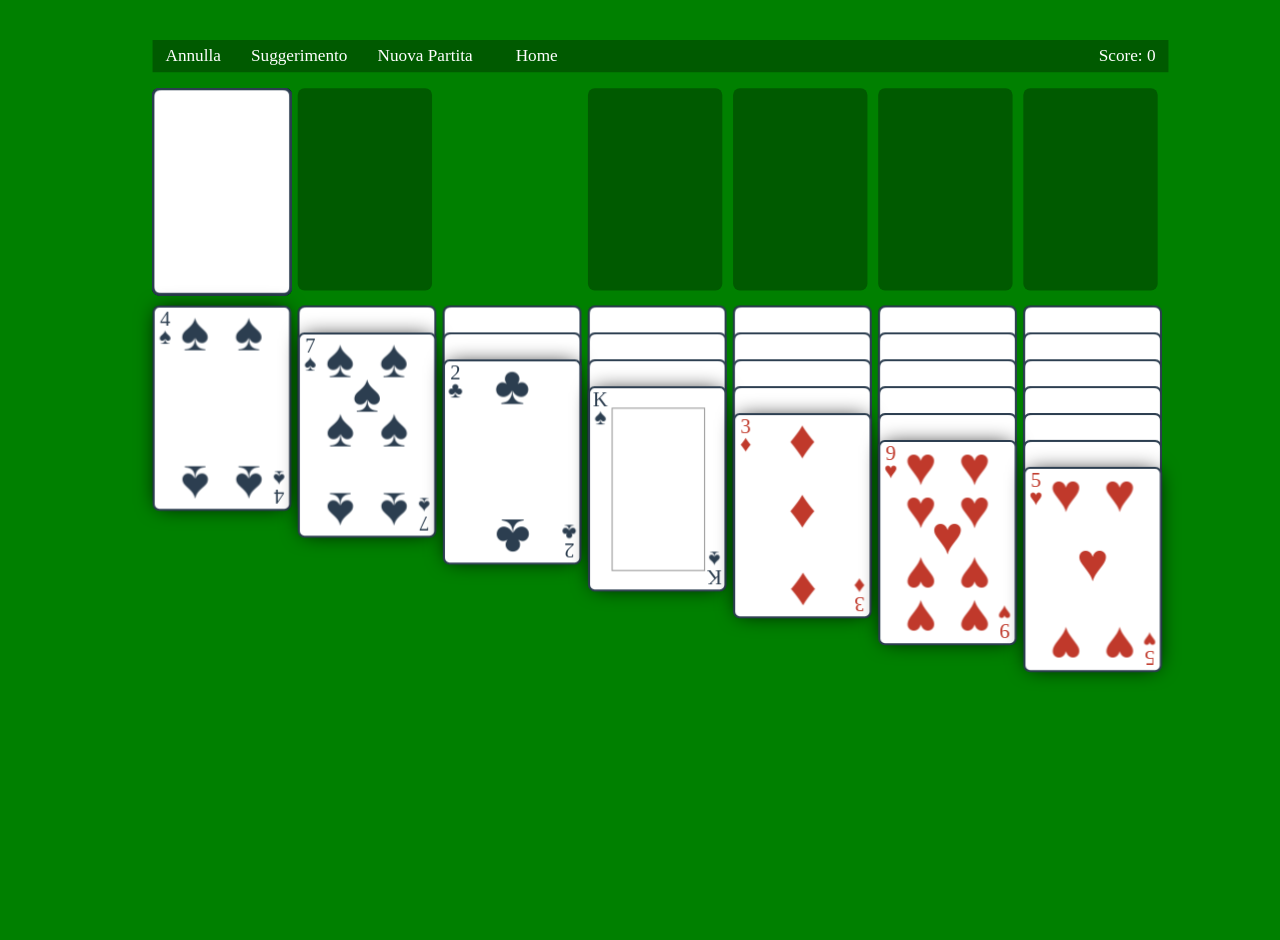
<file: giochi/solitario/solitario.html>
<!DOCTYPE html>
<html lang="it">

<head>
    <meta charset="UTF-8">
    <meta name="viewport" content="width=device-width, initial-scale=1.0, maximum-scale=1.0, user-scalable=no">
    <title>Solitario</title>

    <link rel="stylesheet" href="solitario_style.css">
    <link rel="stylesheet" href="../giochi_style.css">

    <link href="https://fonts.googleapis.com/css2?family=Michroma&family=Poppins:wght@400;600;800&display=swap"
        rel="stylesheet">
</head>

<body class="orizontale">

    <!-- <div id="rotate-overlay">
    <div class="rotate-box">
        <div class="phone-icon">📱</div>
        <p>Ruota il dispositivo</p>
    </div>
</div> -->


    <div class="viewport">

        <div class="game-container">
            <!-- <header>
            <h1 class="neon-title">SOLITARIO</h1>
        </header> -->
            <div id="controls">
                <button type="button" data-action="undo">Annulla</button>
                <button type="button" data-action="hint">Suggerimento</button>
                <!-- <button type="button" data-action="cheat">Forza la Vittoria</button> -->
                <button type="button" data-action="start">Nuova Partita</button>
                <button type="button"><a href="../../index.html" class="btn">Home</a></button>
                <div id="score">Score: 0</div>
            </div>
            <div id="container"></div>

            <!-- <footer class="game-footer">
            <a href="../../index.html" class="btn-home">BACK TO HOME</a>
        </footer> -->
        </div>

    </div>
</body>

<script src="solitario_script.js"></script>

</html>
</file>
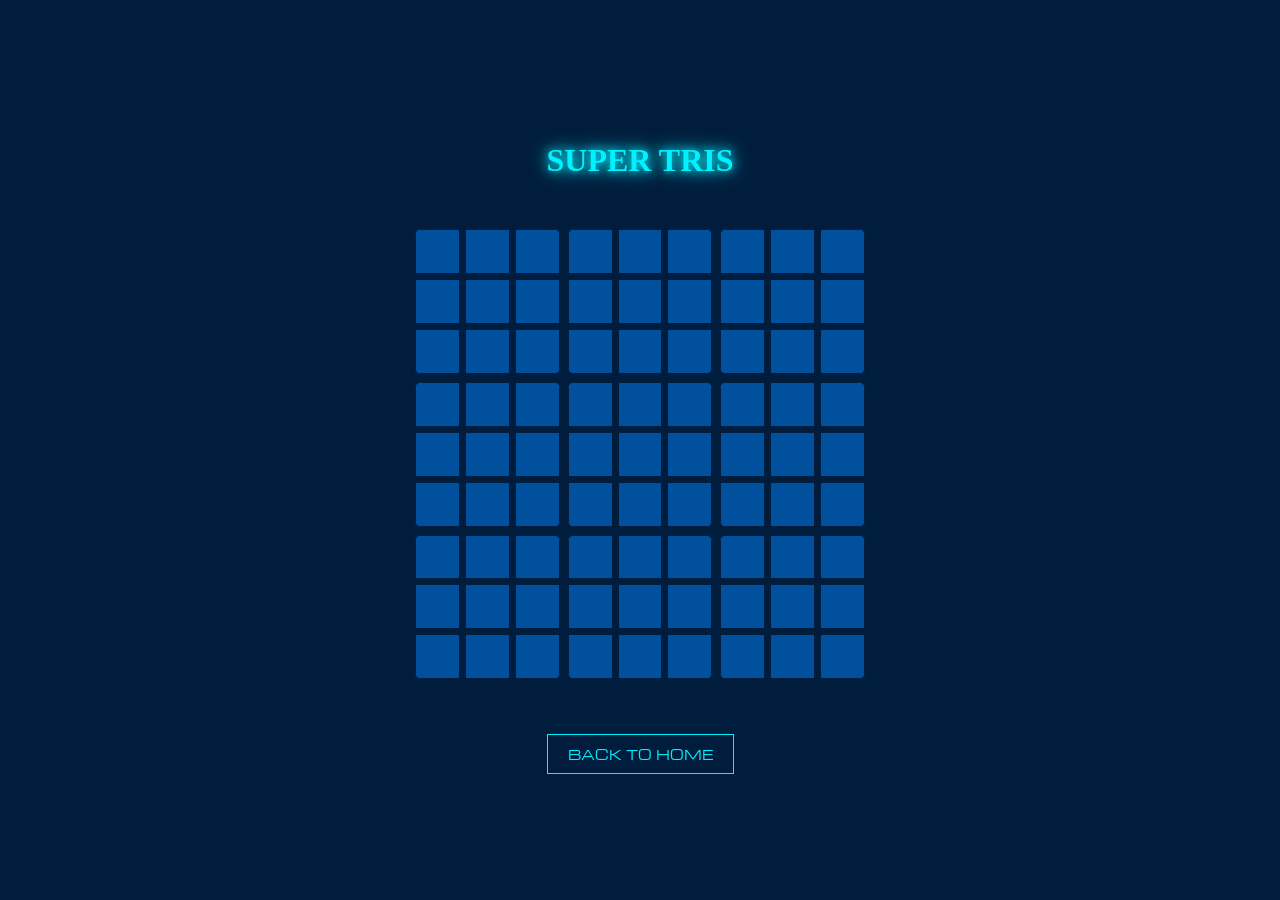
<file: giochi/super_tris/super_tris.html>
<!DOCTYPE html>
<html lang="it">

<head>
    <meta charset="UTF-8">
    <meta name="viewport" content="width=device-width, initial-scale=1.0, maximum-scale=1.0, user-scalable=no">
<title>Super Tris</title>

    <link rel="stylesheet" href="super_tris_style.css">
    <link rel="stylesheet" href="../giochi_style.css">


    <link href="https://fonts.googleapis.com/css2?family=Michroma&family=Poppins:wght@400;600;800&display=swap"
        rel="stylesheet">
</head>

<body>

  <div class="game-container">
    <header>
      <h1 class="neon-title">SUPER TRIS</h1>
    </header>


    <div class="bigcontainer"></div>

            <footer class="game-footer">
            <a href="../../index.html" class="btn-home">BACK TO HOME</a>
        </footer>
    </div>

</body>

<script src="super_tris_script.js"></script>

</html>
</file>
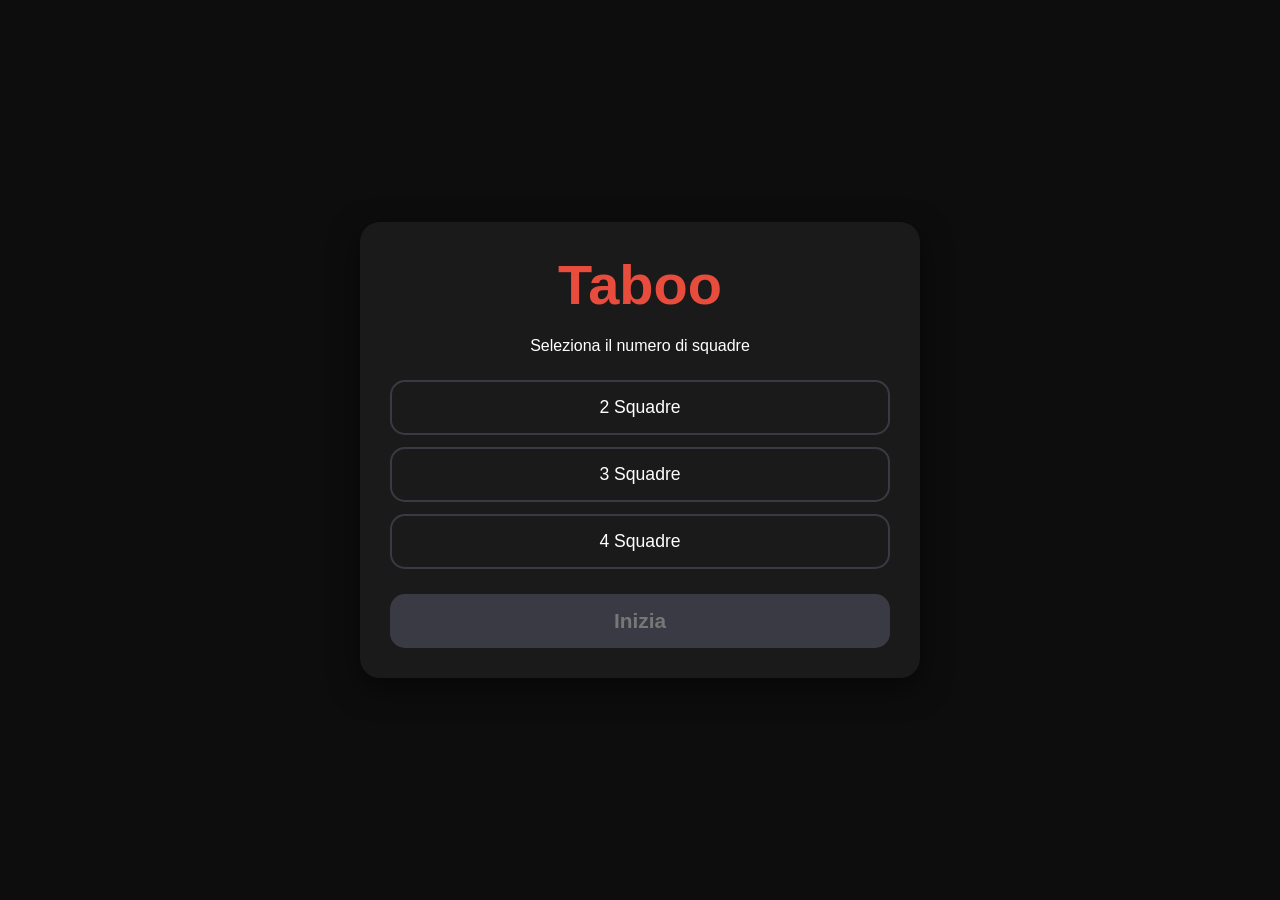
<file: giochi/taboo/taboo.html>
<!DOCTYPE html>
<html lang="it">

<head>
    <meta charset="UTF-8">
    <meta name="viewport" content="width=device-width, initial-scale=1.0, maximum-scale=1.0, user-scalable=no">
    <title>Taboo</title>

    <link rel="stylesheet" href="taboo_style.css">
    <link rel="stylesheet" href="../giochi_style.css">

    <link href="https://fonts.googleapis.com/css2?family=Michroma&family=Poppins:wght@400;600;800&display=swap"
        rel="stylesheet">
</head>

<body>

    <!-- Schermata di Avvio -->
    <div id="start-screen" class="screen active">
        <div class="start-container">
            <h1>Taboo</h1>
            <p>Seleziona il numero di squadre</p>
            <div class="team-selection">
                <button class="team-choice-btn" data-teams="2">2 Squadre</button>
                <button class="team-choice-btn" data-teams="3">3 Squadre</button>
                <button class="team-choice-btn" data-teams="4">4 Squadre</button>
            </div>
            <button id="start-game-btn" class="start-button" disabled>Inizia</button>
        </div>
    </div>

    <!-- Schermata di Gioco -->
    <div id="game-screen" class="screen">
        <div class="game-grid">

            <!-- Timer a Sinistra -->
            <div id="timer-area" class="game-area">
                <div class="timer-container">
                    <div id="time-left" class="timer-display">90</div>
                    <!-- Nuovo pulsante Pausa/Play -->
                    <button id="pause-toggle-btn" class="pause-btn">
                        <span class="icon">❚❚</span>
                    </button>
                </div>
            </div>

            <!-- Carta Centrale -->
            <div id="card-area" class="game-area">
                <div class="team-display" id="current-team-display">SQUADRA</div>
                <div class="card">
                    <h2 id="guess-word">Parola</h2>
                    <ul id="forbidden-words">
                        <!-- Riempito da JS -->
                    </ul>
                </div>
            </div>

            <!-- Punteggio a Destra -->
            <div id="scoreboard-area" class="game-area">
                <h3>Punteggio</h3>
                <ul id="scoreboard">
                    <!-- Riempito da JS -->
                </ul>
            </div>

        </div>

        <!-- Pulsanti di Azione in Basso  -->
        <div class="action-buttons">
            <button id="pass-button" class="action-btn pass">PASSO <span id="pass-counter">(3)</span></button>
            <button id="correct-button" class="action-btn correct">INDOVINATA</button>
        </div>
        <div class="action-buttons-bottom">
            <button id="taboo-button" class="action-btn taboo">TABOO</button>
        </div>
    </div>

    <!-- Schermata Intermedia di Pausa Turno -->
    <div id="pause-screen" class="screen">
        <div class="start-container">
            <h2>Turno Finito!</h2>
            <p>Passa il telefono alla squadra successiva:</p>
            <div class="team-display" id="next-team-title"
                style="border-radius: 15px; margin-bottom: 25px; padding: 15px; text-align: center; color: white; font-weight: bold; font-size: 1.5em; border: 3px solid;">
                SQUADRA</div>
            <button id="ready-btn" class="start-button">Sono Pronto, Avvia!</button>
        </div>
    </div>

    <script src="taboo_script.js"></script>
</body>

</html>
</file>
<file: giochi/dama/dama_style.css>
@import url('https://fonts.googleapis.com/css2?family=Michroma&family=Orbitron:wght@400;700&display=swap');

:root {
    --cyan: #00f2ff;
    --purple: #bc13fe;
    --dark-bg: #0d0d0d;
    --panel-bg: #1a1a1a;
}

body {
    background-color: var(--dark-bg);
    color: #e0e0e0;
    font-family: 'Orbitron', sans-serif;
    margin: 0;
    padding: 20px;
    display: flex;
    justify-content: center;
}

/* body{
background-color: #b83939;
    margin: 0;
    padding: 10px;
    display: flex;
    justify-content: center;
    font-family: 'Verdana', sans-serif;
} */

/* Titolo Neon */
.neon-title {
    text-align: center;
    font-size: 2rem;
    color: white;
    text-shadow: 0 0 10px var(--cyan), 0 0 20px var(--cyan);
    margin-bottom: 5px;
}

.subtitle {
    text-align: center;
    font-size: 0.7rem;
    letter-spacing: 4px;
    color: var(--purple);
    margin-bottom: 20px;
}

/* Pulsanti stile Cyberpunk */
.btn-neon,
.btn-home {
    background: transparent;
    border: 1px solid var(--cyan);
    color: var(--cyan);
    padding: 10px 20px;
    font-family: 'Michroma', sans-serif;
    font-size: 0.8rem;
    cursor: pointer;
    text-decoration: none;
    text-align: center;
    transition: 0.3s;
    margin: 5px;
}

.btn-neon:hover,
.btn-home:hover {
    background: var(--cyan);
    color: black;
    box-shadow: 0 0 20px var(--cyan);
}

.game-footer {
    margin-top: 30px;
    display: flex;
    justify-content: center;
}


/* gioco--------------------------------------  */

.game-container {
    width: 100%;
    max-width: 500px;
    /* Larghezza massima su PC */
    margin: 0 auto;
}

#playModeDiv {
    text-align: center;
    margin: 20px 0 0;
}

/* Scacchiera Responsive */
/* bordo */
#boardDiv {
    width: 95%;
    /* Quasi tutta la larghezza su mobile */
    max-width: 480px;
    /* Non più grande di così su PC */
    aspect-ratio: 1 / 1;
    /* Forza la scacchiera a rimanere quadrata */
    margin: 20px auto;
    /* border: 5px solid #000;
    background-color: beige; */
    display: flex;
    flex-direction: column;
    border: 3px solid var(--purple);
    box-shadow: 0 0 15px rgba(188, 19, 254, 0.4);
    background: #000;
}

.draughtsRow {
    display: flex;
    flex: 1;
    /* Ogni riga occupa 1/8 dell'altezza */
}

/* celle colorate */
.draughtsRow:nth-child(odd) .draughtsSquare:nth-child(even),
.draughtsRow:nth-child(even) .draughtsSquare:nth-child(odd) {
    /* background-color: rgb(175, 132, 67); */
    background-color: #555;
}

/* celle bianche */
.draughtsSquare {
    flex: 1;
    /* Ogni cella occupa 1/8 della larghezza */
    aspect-ratio: 1 / 1;
    position: relative;
    display: flex;
    justify-content: center;
    align-items: center;

    background-color: #111;
    /* Celle scure */
}

.draughtsSquare.clickable {
    box-shadow: inset 0 0 5px 4px yellow;
}

.draughtsSquare.aiOption {
    box-shadow: inset 0 0 5px 4px #99f;
}

/* Pedine Responsive */
.draughtsPiece {
    width: 80%;
    /* Si adatta alla dimensione della cella */
    height: 80%;
    border-radius: 50%;
    border: 3px solid;
    display: flex;
    justify-content: center;
    align-items: center;
    font-size: clamp(12px, 5vw, 24px);
    /* Font scalabile */
    transition: all 0.3s;
}

.draughtsPiece.w,
.draughtsPiece.W {
    /* border-color: #ffffff;
    background: linear-gradient(#ffe, #ccb); */
    border-color: var(--cyan);
    background: radial-gradient(circle, #004444, #000);
    box-shadow: 0 0 10px var(--cyan);
}

.draughtsPiece.b,
.draughtsPiece.B {
    /* border-color: #000000;
    background: linear-gradient(black, #444);
    color: white; */
    border-color: var(--purple);
    background: radial-gradient(circle, #440044, #000);
    box-shadow: 0 0 10px var(--purple);
}

.draughtsPiece.selected {
    border-color: red;
}

/* Footer e Opzioni */

/* Pulsanti e Info */
#infoDiv {
    font-size: clamp(18px, 6vw, 28px);
    text-align: center;
    /* color: white; */
    margin: 15px 0;

    color: var(--cyan);
    height: 40px;
}


/* bottone ai */
.playModeButton {
    padding: 10px 15px;
    font-size: 16px;
    cursor: pointer;
    background: #333;
    color: white;
    border: none;
    border-radius: 5px;
    margin: 5px;
}

.selectedPlayMode {
    /* background: #090; */

    background: var(--purple) !important;
    border-color: var(--purple) !important;
    color: white !important;
    box-shadow: 0 0 15px var(--purple);
}

#optionsDiv {
    /*     color: white;
    font-size: 14px;
    text-align: center; */

    background: var(--panel-bg);
    padding: 15px;
    border-radius: 8px;
    font-size: 0.8rem;
    border-left: 4px solid var(--purple);
}

#colourModeDiv {
    margin-top: 20px;
}

/* #note {
    font-size: 15px;
    color: #666;
    text-align: center;
    margin-top: 30px;
} */


/* Media Query per schermi molto piccoli */
@media (max-width: 400px) {
    .playModeButton {
        padding: 8px 10px;
        font-size: 14px;
    }
}




/* bottone ai */
/* .playModeButton {
    padding: 20px;
    margin: 0 10px;
    border-radius: 5px;
    border: 2px solid #566;
    background: linear-gradient(#666, #333);
    color: white;
    font-size: 20px;
    font-weight: bold;
    box-shadow: 3px 3px 4px 4px black;
    vertical-align: top;
} */

/* bottone 2p */
/* .selectedPlayMode {
    background: linear-gradient(#090, #050);
} */

/* #infoDiv {
    text-align: center;
    font-family: Verdana, sans-serif;
    font-size: 30px;
    margin: 30px 0;
}
 */

/* celle bianche */
/* .draughtsSquare {
    display: inline-block;
    width: 60px;
    height: 60px;
    vertical-align: top;
    background-color: beige;
} */

/* celle colorate */
/* .draughtsRow:nth-child(odd) .draughtsSquare:nth-child(even),
.draughtsRow:nth-child(even) .draughtsSquare:nth-child(odd) {
    background-color: rgb(175, 132, 67);
}

.draughtsSquare.clickable {
    box-shadow: inset 0 0 5px 4px yellow;
}

.draughtsSquare.aiOption {
    box-shadow: inset 0 0 5px 4px #99f;
} */

/* .draughtsPiece {
    width: 40px;
    height: 40px;
    line-height: 40px;
    text-align: center;
    font-size: 30px;
    border-width: 4px;
    border-style: solid;
    margin: 6px;
    border-radius: 50%;
} */

/* .draughtsPiece.w,
.draughtsPiece.W {
    border-color: #ffffff;
    background: linear-gradient(#ffe, #ccb);
}

.draughtsPiece.b,
.draughtsPiece.B {
    border-color: #000000;
    background: linear-gradient(black, #444);
    color: white;
}

.draughtsPiece.selected {
    border-color: red;
} */
/* 
#optionsDiv {
    width: 500px;
    margin: 0 auto;
    font-family: Verdana, sans-serif;
    font-size: 18px;
} */

/* #colourModeDiv {
    margin-top: 20px;
}

#note {
    font-size: 15px;
    color: #666;
    text-align: center;
    margin-top: 30px;
}
 */


/* Wrapper che crea la cornice interattiva */
.board-wrapper {
    width: 95%; /* Segue la larghezza della scacchiera */
    max-width: 500px; /* Un po' più grande del max-width di boardDiv (480px) */
    margin: 20px auto;
    padding: 15px; /* Questo determina lo SPESSORE della cornice */
    border-radius: 15px;
    display: grid;
    place-items: center; /* Centra la scacchiera perfettamente */
    transition: all 0.4s ease;
    box-sizing: border-box; /* Fondamentale per il calcolo delle dimensioni */
}

/* Rimuovi il margine dal boardDiv originale per evitare conflitti */
#boardDiv {
    margin: 0 !important; 
    width: 100% !important;
}

/* Colore Viola */
.turn-viola {
    background-color: rgba(188, 19, 254, 0.2); /* Sfondo tenue */
    box-shadow: 0 0 25px 5px var(--purple); /* Bagliore esterno */
    border: 2px solid var(--purple);
}

/* Colore Azzurro */
.turn-azzurro {
    background-color: rgba(0, 242, 255, 0.2);
    box-shadow: 0 0 25px 5px var(--cyan);
    border: 2px solid var(--cyan);
}

/* Effetto Vittoria */
.victory-glow {
    border: 4px solid transparent;
    background: linear-gradient(#000, #000) padding-box,
                conic-gradient(from 0deg, red, yellow, lime, cyan, blue, magenta, red) border-box;
    animation: rotateGlow 3s linear infinite;
    box-shadow: 0 0 40px rgba(255, 255, 255, 0.5);
}

@keyframes rotateGlow {
    100% { filter: hue-rotate(360deg); }
}
</file>
<file: giochi/giochi_style.css>
/* ================================================= */
/* == VARIABILI E STILE GLOBALE == */
/* ================================================= */
:root {
    --cyan: #00f2ff;
    --purple: #bc13fe;
    --dark-bg: #0d0d0d;
    --panel-bg: #1a1a1a;
}

body {
    /* background-color: var(--dark-bg);
    color: #e0e0e0; 
    font-family: 'Orbitron', sans-serif; */
    margin: 0;
    padding: 20px;
    display: flex;
    justify-content: center;
}

/* Pulsanti stile Cyberpunk */
.btn-neon,
.btn-home {
    background: transparent;
    border: 1px solid var(--cyan);
    color: var(--cyan);
    padding: 10px 20px;
    font-family: 'Michroma', sans-serif;
    font-size: 0.8rem;
    cursor: pointer;
    text-decoration: none;
    text-align: center;
    transition: 0.3s;
    margin: 5px;
}

.btn-neon:hover,
.btn-home:hover {
    background: var(--cyan);
    color: black;
    box-shadow: 0 0 20px var(--cyan);
}
/* ================================================= */
/* == HEADER == */
/* ================================================= */

/* Titolo Neon */
.neon-title {
    text-align: center;
    font-size: 2rem;
    color: var(--cyan);
    text-shadow: 0 0 10px var(--cyan), 0 0 20px var(--cyan);
    margin-bottom: 50px;
}

.subtitle {
    text-align: center;
    font-size: 0.7rem;
    letter-spacing: 4px;
    color: var(--purple);
    margin-bottom: 20px;
}

/* ================================================= */
/* == FOOTER == */
/* ================================================= */
.game-footer {
    margin-top: 50px;
    display: flex;
    justify-content: center;
}

/* ================================================= */
/* == MEDIA QUERIES (RESPONSIVE) == */
/* ================================================= */
/* Media Query per schermi molto piccoli */
@media (max-width: 400px) {
    .playModeButton {
        padding: 8px 10px;
        font-size: 14px;
    }
}


/* ================================================= */
/* == altro == */
/* ================================================= */
</file>
<file: giochi/impostore/impostore_style.css>
:root {
  --bg: #05080a;
  --card: #161a22;
  --accent: #7e3ff2;
  --green: #24d17b;
  --red: #ff3b30;
  --blue: #007aff;
  --yellow: #ffcc00;
  --text: #ffffff;
}

body {
  margin: 0;
  font-family: 'Segoe UI', sans-serif;
  background: var(--bg);
  color: var(--text);
  overflow: hidden;
  display: flex;
  flex-direction: column;
  height: 100vh;
}

/* --- Views --- */
.view {
  display: none;
  flex: 1;
  flex-direction: column;
  padding: 20px;
  box-sizing: border-box;
  overflow-y: auto;
}

.active {
  display: flex;
}

.reveal-bg {
  background: var(--accent);
  align-items: center;
  justify-content: center;
}

/* --- Blocks & UI --- */
.block {
  background: var(--card);
  border-radius: 20px;
  padding: 15px;
  margin-bottom: 12px;
  border: 1px solid #242933;
}

.flex-row {
  display: flex;
  justify-content: space-between;
  align-items: center;
  margin: 8px 0;
}

.clickable-row {
  cursor: pointer;
  border-bottom: 1px solid #333;
  padding-bottom: 10px;
  margin-bottom: 10px;
}

.column-label {
  display: flex;
  flex-direction: column;
}

.counter-group {
  display: flex;
  align-items: center;
  background: #2c313c;
  border-radius: 30px;
  padding: 5px 15px;
  gap: 10px;
}

.counter-val {
  min-width: 25px;
  text-align: center;
  font-weight: bold;
  font-size: 18px;
}

/* --- Buttons --- */
.btn-main {
  width: 100%;
  padding: 18px;
  border-radius: 20px;
  border: none;
  font-weight: bold;
  font-size: 16px;
  cursor: pointer;
  transition: 0.2s;
  margin-bottom: 10px;
}

.btn-green {
  background: var(--green);
  color: black;
}

.btn-accent {
  background: var(--accent);
  color: white;
}

.btn-white {
  background: white;
  color: black;
  visibility: hidden;
  margin-top: 20px;
}

.btn-transparent {
  background: transparent;
  color: white;
}

.btn-tech {
  background-color: #3498db !important;
  color: white;
  text-transform: uppercase;
}

.btn-base {
  background-color: #e67e22 !important;
  color: white;
  text-transform: uppercase;
}

.btn-history {
  background-color:  #2d84be !important;
  color: white;
  text-transform: uppercase;
}

.circle-btn {
  width: 32px;
  height: 32px;
  border-radius: 50%;
  border: none;
  font-weight: bold;
  cursor: pointer;
  background: var(--accent);
  color: white;
}

#btn-universal-home {
  position: fixed;
  top: 10px;
  left: 50%;
  transform: translateX(-50%);
  z-index: 9999;
  background-color: #2ecc71;
  color: #ffffff;
  border: none;
  min-width: 20px;
  height: 35px;
  padding: 10px 25px;
  font-size: 16px;
  font-weight: bold;
  border-radius: 12px;
  cursor: pointer;
  box-shadow: 0 5px 15px rgba(46, 204, 113, 0.4);
  transition: all 0.3s ease;
  display: flex;
  align-items: center;
  justify-content: center;
  gap: 10px;
}

#btn-universal-home:hover {
  background-color: #27ae60;
  transform: translateX(-50%) translateY(-3px);
}

.btn-start {
  margin-bottom: 50px;
}

/* --- Pack Grid --- */
.pack-grid {
  display: grid;
  grid-template-columns: 1fr 1fr;
  gap: 10px;
  padding-bottom: 20px;
}

.pack-card {
  background: var(--card);
  border-radius: 15px;
  padding: 12px;
  text-align: center;
  border: 2px solid transparent;
  position: relative;
  cursor: pointer;
  transition: transform 0.1s;
}

.pack-card.selected {
  border-color: var(--green);
  background: #0d261a;
}

.info-btn {
  position: absolute;
  top: 5px;
  right: 5px;
  width: 24px;
  height: 24px;
  background: rgba(255, 255, 255, 0.2);
  border-radius: 50%;
  color: white;
  font-size: 14px;
  line-height: 24px;
  z-index: 10;
}

/* --- Modals --- */
.modal {
  position: fixed;
  inset: 0;
  background: rgba(0, 0, 0, 0.95);
  z-index: 100;
  display: none;
  padding: 20px;
  flex-direction: column;
  justify-content: center;
  align-items: center;
}

.modal-scrollable {
  max-height: 85vh;
  display: flex;
  flex-direction: column;
  width: 100%;
  max-width: 400px;
}

#info-list,
#names-list {
  overflow-y: auto;
  flex: 1;
  padding-right: 5px;
}

/* --- Gameplay Cards --- */
.swipe-card {
  width: 100%;
  max-width: 280px;
  aspect-ratio: 4/5;
  background: white;
  border-radius: 25px;
  position: relative;
  overflow: hidden;
  margin: 10px auto;
  border: 4px solid var(--accent);
  cursor: pointer;
}

.card-inner {
  text-align: center;
  padding: 20px;
  height: 100%;
  display: flex;
  flex-direction: column;
  justify-content: center;
  color: #111;
}

.swipe-overlay {
  position: absolute;
  inset: 0;
  background: linear-gradient(135deg, var(--accent), #4a00e0);
  z-index: 2;
  display: flex;
  align-items: center;
  justify-content: center;
  transition: transform 0.4s cubic-bezier(0.4, 0, 0.2, 1);
}

/* --- Control Panels --- */
.control-panel-base {
  display: flex;
  gap: 12px;
  margin: 15px 0 10px 0;
  width: 100%;
}

.btn-range {
  flex: 1;
  padding: 15px 10px;
  border: none;
  border-radius: 12px;
  font-weight: 900;
  font-size: 0.8rem;
  text-transform: uppercase;
  cursor: pointer;
  box-shadow: 0 4px 0px rgba(0, 0, 0, 0.2);
}

.btn-select {
  background-color: #e67e22 !important;
  color: white;
}

.btn-deselect {
  background-color: #5d6d7e !important;
  color: white;
}

/* --- Forms --- */
input,
select {
  background: #2c313c;
  border: 1px solid #444;
  color: white;
  padding: 12px;
  border-radius: 12px;
  width: 100%;
  box-sizing: border-box;
  margin: 5px 0;
  font-size: 16px;
}

/* --- Animations --- */
@keyframes popIn {
  0% {
    transform: scale(0);
    opacity: 0;
  }

  80% {
    transform: scale(1.1);
  }

  100% {
    transform: scale(1);
    opacity: 1;
  }
}

.anim-pop {
  animation: popIn 0.8s cubic-bezier(0.17, 0.89, 0.32, 1.49) forwards;
}

.confetti-bg {
  background-image: radial-gradient(#24d17b 15%, transparent 16%), radial-gradient(#7e3ff2 15%, transparent 16%);
  background-size: 60px 60px;
  position: absolute;
  inset: 0;
  z-index: -1;
  opacity: 0.2;
  animation: confetti 4s linear infinite;
}

@keyframes confetti {
  from {
    background-position: 0 0;
  }

  to {
    background-position: 0 600px;
  }
}
</file>
<file: giochi/obbligo_o_verita/obbligo_o_verita_style.css>
/* Variabili globali per gestire facilmente i colori dell'interfaccia */
:root {
  --bg: #0b0b16;
  --card: #15152a;
  --accent: #7c4dff;
  --truth: #00e676;
  --dare: #ff5252;
  --text: #fff;
}

/* Reset base per tutti gli elementi e impostazione del font */
* {
  box-sizing: border-box;
  font-family: system-ui, Segoe UI, sans-serif;
}

/* Centra il contenuto al centro dello schermo sia in verticale che in orizzontale */
body {
  margin: 0;
  min-height: 100vh;
  background: radial-gradient(circle at top, #1b1b3a, var(--bg));
  display: flex;
  align-items: center;
  justify-content: center;
  color: var(--text);
}

/* Contenitore principale dell'app */
.app {
  width: 100%; /* Modifica per la responsività */
  max-width: 390px; /* Limite massimo di larghezza per tablet e PC */
  background: var(--card);
  border-radius: 26px;
  padding: 22px;
  box-shadow: 0 35px 90px rgba(0,0,0,.75);
  animation: fade .5s ease;
}

/* Animazione di entrata dal basso verso l'alto */
@keyframes fade {
  from { opacity: 0; transform: translateY(20px); }
  to { opacity: 1; transform: none; }
}

h1 { text-align: center; margin: 0; font-size: 24px; }
.sub { text-align: center; font-size: 13px; opacity: .7; margin-bottom: 12px; }

/* Stile per i campi di input e selezione */
.setup input, select {
  width: 100%;
  padding: 10px;
  border-radius: 12px;
  border: none;
  margin-bottom: 8px;
  background: #0e0e1f;
  color: #fff;
}

/* Stile base per tutti i bottoni */
button {
  padding: 14px;
  border-radius: 14px;
  border: none;
  font-weight: 600;
  cursor: pointer;
  transition: .15s;
}

/* Effetto di pressione quando si clicca un bottone */
button:active { transform: scale(.96); }

.start { background: var(--accent); color: #fff; width: 100%; }

/* Riquadro che indica di chi è il turno */
.player {
  background: #0e0e1f;
  padding: 10px;
  border-radius: 14px;
  text-align: center;
  margin-bottom: 10px;
}

.player span { color: var(--accent); font-weight: 700; }

/* Disposizione affiancata (griglia a 2 colonne) per i bottoni Verità/Obbligo */
.buttons {
  display: grid;
  grid-template-columns: 1fr 1fr;
  gap: 10px;
  margin: 12px 0;
}

.truth { background: var(--truth); color: #000; }
.dare { background: var(--dare); color: #000; }

/* Riquadro in cui compare la frase estratta */
.card {
  background: #0b0b1a;
  border-radius: 18px;
  padding: 18px;
  min-height: 120px;
  text-align: center;
  animation: pop .3s ease;
}

/* Animazione a "scatto" per la comparsa della carta */
@keyframes pop {
  from { opacity: 0; transform: scale(.9); }
  to { opacity: 1; transform: scale(1); }
}

.timer {
  text-align: center;
  font-size: 13px;
  opacity: .7;
  margin-top: 8px;
}

/* Classe di utilità per nascondere gli elementi (usata dal JS) */
.hidden { display: none; }
</file>
<file: giochi/scacchi/scacchi_style.css>
:root {
  --border-width: calc(var(--diameter-tile) / 60);
  --diameter-board: min(85vw, 85vh);
  --diameter-tile: calc(1 / 8 * var(--diameter-board));
  --edge-width: calc((min(100vw, 100vh) - var(--diameter-board)) * 0.3);
  --color-danger: tomato;
  --color-success: #1d83e0;
  --color-white: #f0f0f0;
  --color-black: #222;
  --color-board-hue: 30;
  --color-board-sat: 140%;
  --color-shadow: hsl(var(--color-board-hue), var(--color-board-sat), 50%);
  --color-shadow-lighter: hsl(var(--color-board-hue), var(--color-board-sat), 55%);
  --transition-ease: cubic-bezier(0.25, 1, 0.5, 1);
  --color-background: var(--color-black);
}

/* aside {
  display: flex;
  justify-content: space-between;
  left: 0;
  position: absolute;
  top: calc(var(--edge-width) * -0.55);
  transform: translateY(-50%);
  width: 100%;
  z-index: 999;
} */

aside {
  display: flex;
  justify-content: space-around;
  width: 100%;
  max-width: var(--diameter-board);
  margin-bottom: 20px;
  /* Lo mette SOPRA la scacchiera con spazio */
  position: relative;
  /* Non più absolute */
  z-index: 999;
}


aside div {
  align-items: center;
  color: white;
  display: flex;
}

aside div>* {
  align-items: center;
  display: flex;
}

aside div>*+* {
  margin-left: calc(var(--border-width) * 2);
}

aside div h3,
aside div label {
  font-size: calc(var(--edge-width) * 0.3);
  height: calc(var(--edge-width) * 0.3);
  line-height: 1;
  margin-bottom: 0;
  margin-top: 0;
  text-transform: uppercase;
}

aside div label {
  cursor: pointer;
}

aside div input {
  left: -99999px;
  position: absolute;
}

aside div input+* {
  opacity: 0.5;
}

aside div input:checked+* {
  font-weight: bold;
  opacity: 1;
}

aside div svg {
  height: calc(var(--edge-width) * 0.5);
  width: auto;
}

/* html,
body {
  height: 100%;
}

body {
  background: var(--color-background);
  overflow: hidden;
  transition: background-color 250ms ease-in-out;
} */
/* --------------- */
body {
  background: var(--color-background);
  transition: background-color 250ms ease-in-out;
  display: flex;
  flex-direction: column;
  align-items: center;
  justify-content: center;
  min-height: 100vh;
  margin: 0;
  padding: 20px;
  /* Spazio di sicurezza per i bordi del telefono */
  overflow: hidden;
  /* Evita scroll inutili su mobile */
}

/* ------------- */
#view {
  background: var(--color-shadow-lighter);
  box-shadow: 0 0 0 calc(var(--border-width) * 3) var(--color-shadow-lighter),
    0 0 0 var(--edge-width) var(--color-shadow);
  /* height: var(--diameter-board);
  margin: calc((100vh - var(--diameter-board)) * 0.5)
    calc((100vw - var(--diameter-board)) * 0.5); */
  position: relative;
  width: var(--diameter-board);
}

.board {
  display: flex;
  flex-direction: column-reverse;
  height: 100%;
  width: 100%;
}

.board .row {
  display: flex;
  height: var(--diameter-tile);
  width: 100%;
}

.perspective-black .board .row {
  flex-direction: row-reverse;
}

.perspective-black .board {
  flex-direction: column;
}

.board .row .tile {
  background-color: currentcolor;
  border: none;
  box-shadow: inset 0 0 0 var(--border-width) var(--color-shadow-lighter);
  display: flex;
  flex-direction: column;
  height: var(--diameter-tile);
  justify-content: space-between;
  padding: 0;
  position: relative;
  transition: background-color 350ms var(--transition-ease);
  width: var(--diameter-tile);
}

.perspective-black .board .row:nth-child(even) .tile:nth-child(odd),
.perspective-black .board .row:nth-child(odd) .tile:nth-child(even),
.perspective-white .board .row:nth-child(even) .tile:nth-child(even),
.perspective-white .board .row:nth-child(odd) .tile:nth-child(odd) {
  color: hsl(var(--color-board-hue), var(--color-board-sat), 62%);
}

.perspective-black .board .row:nth-child(even) .tile:nth-child(even),
.perspective-black .board .row:nth-child(odd) .tile:nth-child(odd),
.perspective-white .board .row:nth-child(even) .tile:nth-child(odd),
.perspective-white .board .row:nth-child(odd) .tile:nth-child(even) {
  color: hsl(var(--color-board-hue), var(--color-board-sat), 70%);
}

.board .row .tile.highlight-active {}

.board .row .tile.highlight-capture {}

.board .row .tile.highlight-move {}

.board .row .tile .move,
.board .row .tile .moves,
.board .row .tile .captures {
  box-sizing: border-box;
  display: flex;
  flex-wrap: wrap;
  height: var(--diameter-tile);
  justify-content: center;
  left: 0;
  padding: calc(var(--diameter-tile) * 0.025);
  position: absolute;
  top: 0;
  width: var(--diameter-tile);
  z-index: 9;
}

.board .row .tile .move,
.board .row .tile .moves {
  align-content: center;
  align-items: center;
}

.board .row .tile .captures {
  align-items: flex-start;
  justify-content: space-between;
}

.board .row .tile:not(.occupied) .captures {
  align-items: center;
  justify-content: center;
}

.board .row .tile>div>svg {
  --stroke: transparent;
  box-sizing: border-box;
  height: var(--di);
  line-height: var(--di);
  width: var(--di);
}

.board .row .tile .move svg {
  --di: calc(var(--diameter-tile) / 4);
  --fill: var(--color-shadow);
}

.board .row .tile .moves svg,
.board .row .tile .captures svg {
  --di: calc(var(--diameter-tile) / 4);
  --fill: var(--color-shadow);
  opacity: 0.4;
}

.board .row .tile.occupied .captures svg {
  position: absolute;
}

.board .row .tile.occupied .captures svg:nth-child(1) {
  top: 0;
  left: 0;
}

.board .row .tile.occupied .captures svg:nth-child(2) {
  top: 0;
  right: 0;
}

.board .row .tile.occupied .captures svg:nth-child(3) {
  bottom: calc(var(--di) * 0.1);
  left: 0;
}

.board .row .tile.occupied .captures svg:nth-child(4) {
  bottom: calc(var(--di) * 0.1);
  right: 0;
}

.board .row .tile.occupied .captures svg:nth-child(5) {
  top: calc(50% - var(--di) * 0.55);
  left: 0;
}

.board .row .tile.occupied .captures svg:nth-child(6) {
  top: calc(50% - var(--di) * 0.55);
  right: 0;
}

.board .row .tile.occupied .captures svg:nth-child(7) {
  top: 0;
  left: calc(50% - var(--di) * 0.5);
}

.board .row .tile.occupied .captures svg:nth-child(8) {
  bottom: calc(var(--di) * 0.1);
  left: calc(50% - var(--di) * 0.5);
}

.touching .board .row .tile .moves,
.touching .board .row .tile .captures,
.turn-black .board .row .tile .moves .white,
.turn-black .board .row .tile .captures .white,
.turn-white .board .row .tile .moves .black,
.turn-white .board .row .tile .captures .black {
  display: none;
}

.board .row .tile[class*="highlight-"] .moves,
.board .row .tile[class*="highlight-"] .captures {
  display: none;
}

button:focus {
  outline: none;
  position: relative;
  z-index: 9;
}

svg {
  --fill: var(--color-black);
  --stroke: var(--color-shadow);
  fill: var(--fill);
}

svg.white {
  --fill: var(--color-white);
}

svg.black {
  --fill: var(--color-black);
}

.pieces {
  display: block;
  height: var(--diameter-board);
  left: 0;
  pointer-events: none;
  position: absolute;
  top: 0;
  width: var(--diameter-board);
  z-index: 99;
}

.pieces .piece.white {
  --pos-row: -1;
}

.pieces .piece.black {
  --pos-row: 8;
}

.pieces .piece {
  --pos-col: 3.5;
  --scale: 0;
  --transition-delay: 0ms;
  --transition-duration: 200ms;
  bottom: 0;
  display: block;
  height: var(--diameter-tile);
  position: absolute;
  left: 0;
  transform: translate(calc(var(--pos-col) * 100%),
      calc(var(--pos-row) * -100%)) translateZ(0);
  transform-origin: 50% 50%;
  transition: all var(--transition-duration) var(--transition-ease) var(--transition-delay);
  width: var(--diameter-tile);
}

.perspective-black .pieces .piece {
  transform: translate(calc((7 - var(--pos-col)) * 100%),
      calc((7 - var(--pos-row)) * -100%)) translateZ(0);
}

.pieces .piece svg {
  display: block;
  left: 50%;
  opacity: 1;
  position: absolute;
  top: 50%;
  transform: translate(-50%, -50%) translateZ(0) scale(var(--scale));
  transform-origin: 50% 50%;
  transition: transform var(--transition-duration) var(--transition-ease),
    fill var(--transition-duration) var(--transition-ease),
    opacity var(--transition-duration) var(--transition-ease);
}

.turn-white .pieces .piece:not(.highlight-capture) svg.black,
.turn-black .pieces .piece:not(.highlight-capture) svg.white,
.turn-black .pieces .piece:not(.can-move):not(.can-capture) svg.black,
.turn-white .pieces .piece:not(.can-move):not(.can-capture) svg.white {
  --stroke: transparent;
  opacity: 0.8;
}

@keyframes wobble {

  0%,
  50%,
  100% {
    transform: translate(-50%, -50%) translateZ(0) scale(1) rotate(0deg);
  }

  25% {
    transform: translate(-50%, -50%) translateZ(0) scale(1.1) rotate(-2deg);
  }

  75% {
    transform: translate(-50%, -50%) translateZ(0) scale(1.1) rotate(2deg);
  }
}

.pieces .piece.highlight-active svg {
  animation: wobble 500ms linear infinite;
  --stroke: var(--color-success);
}

.pieces .piece.highlight-capture svg {
  --stroke: var(--color-danger);
}

.piece svg {
  --svg-di: calc(var(--diameter-tile) * 0.666);
  display: block;
  font-weight: bold;
  height: var(--svg-di);
  left: 50%;
  line-height: var(--svg-di);
  position: absolute;
  stroke-linejoin: round;
  text-align: center;
  top: 50%;
  transform: translate(-50%, -50%);
  width: var(--svg-di);
}










/* Assicurati che il contenitore principale non sovrascriva tutto */
body {
  display: flex;
  flex-direction: column;
  min-height: 100vh;
  margin: 0;
  /* Rimuovi eventuali background dinamici dal body se presenti */
}

header,
footer {
  /* width: 100%; */
  /* background: #333; */
  color: white;
  padding: 1em;
  z-index: 10;
  /* Sempre sopra */
}

/* Il contenitore della scacchiera */
#board {
  position: relative;
  margin: 20px auto;
  padding: 10px;
  /* Spazio per il bordo */
  transition: background 0.5s ease;

  /* Il bordo che cambia colore */
  background: var(--turn-color, #ccc);

  border-radius: 8px;
  box-shadow: 0 4px 15px rgba(0, 0, 0, 0.3);
}

/* Assicurati che la griglia interna rimanga scura/neutra */
.board {
  background: #222;
}
</file>
<file: giochi/solitario/solitario_style.css>
@charset "UTF-8";

@font-face {
    src: url("https://s3-us-west-2.amazonaws.com/s.cdpn.io/86186/gothamrnd-medium.ttf");
    font-family: "Gotham Rounded";
}

body {
    width: 100vw;
    height: 100vh;
    margin: 0;
    font-family: "Gotham Rounded";
    overflow: hidden;
    background-color: #008000;
}

canvas {
    position: fixed;
    z-index: 10000;
    left: 0;
    top: 0;
    pointer-events: none;
}

button {
    color: #fff;
    font-family: inherit;
    font-weight: 500;
    padding: 6px 12px;
    font-size: 16px;
    cursor: pointer;
    background-color: transparent;
    border: none;
}

.btn{
    color: #fff;
    font-family: inherit;
    font-weight: 500;
    padding: 6px 12px;
    font-size: 16px;
    cursor: pointer;
    background-color: transparent;
    border: none;
    text-decoration: none;
}

button:hover {
    background-color: rgba(0, 0, 0, 0.3);
    border-color: rgba(0, 0, 0, 0.3);
}

#container::after,
.clearfix::after {
    clear: both;
    content: "";
    display: table;
}

#container {
    height: 80vh;
    width: 945px;
    text-align: center;
    margin: 10% auto;
}

#controls {
    position: absolute;
    width: 945px;
    left: calc((100vw - 945px) / 2);
    top: 0;
    box-sizing: border-box;
    background-color: rgba(0, 0, 0, 0.3);
    margin-top: 20px;
    z-index: 100001;
}

#score {
    color: #fff;
    float: right;
    padding: 6px 12px;
}

.columns {
    width: 100%;
}

.column {
    float: left;
    position: relative;
    width: 125px;
    height: 187.5px;
}

.column .card:nth-child(1),
.column .ghost:nth-child(1) {
    top: 0px;
    z-index: 11;
}

.column .card:nth-child(2),
.column .ghost:nth-child(2) {
    top: 25px;
    z-index: 12;
}

.column .card:nth-child(3),
.column .ghost:nth-child(3) {
    top: 50px;
    z-index: 13;
}

.column .card:nth-child(4),
.column .ghost:nth-child(4) {
    top: 75px;
    z-index: 14;
}

.column .card:nth-child(5),
.column .ghost:nth-child(5) {
    top: 100px;
    z-index: 15;
}

.column .card:nth-child(6),
.column .ghost:nth-child(6) {
    top: 125px;
    z-index: 16;
}

.column .card:nth-child(7),
.column .ghost:nth-child(7) {
    top: 150px;
    z-index: 17;
}

.column .card:nth-child(8),
.column .ghost:nth-child(8) {
    top: 175px;
    z-index: 18;
}

.column .card:nth-child(9),
.column .ghost:nth-child(9) {
    top: 200px;
    z-index: 19;
}

.column .card:nth-child(10),
.column .ghost:nth-child(10) {
    top: 225px;
    z-index: 20;
}

.column .card:nth-child(11),
.column .ghost:nth-child(11) {
    top: 250px;
    z-index: 21;
}

.column .card:nth-child(12),
.column .ghost:nth-child(12) {
    top: 275px;
    z-index: 22;
}

.column .card:nth-child(13),
.column .ghost:nth-child(13) {
    top: 300px;
    z-index: 23;
}

.column .card:nth-child(14),
.column .ghost:nth-child(14) {
    top: 325px;
    z-index: 24;
}

.column .card:nth-child(15),
.column .ghost:nth-child(15) {
    top: 350px;
    z-index: 25;
}

.column .card:nth-child(16),
.column .ghost:nth-child(16) {
    top: 375px;
    z-index: 26;
}

.column .card:nth-child(17),
.column .ghost:nth-child(17) {
    top: 400px;
    z-index: 27;
}

.column .card:nth-child(18),
.column .ghost:nth-child(18) {
    top: 425px;
    z-index: 28;
}

.column .card:nth-child(19),
.column .ghost:nth-child(19) {
    top: 450px;
    z-index: 29;
}

.column .card:nth-child(20),
.column .ghost:nth-child(20) {
    top: 475px;
    z-index: 30;
}

.pack,
.dealt {
    position: relative;
    width: 125px;
    height: 187.5px;
    float: left;
}

.stack {
    width: 125px;
    height: 187.5px;
    border-radius: 6.25px;
    display: inline-block;
    position: relative;
    box-sizing: border-box;
}

.dealer,
.stacks {
    float: left;
}

.dealer {
    width: 30%;
    text-align: left;
}

.stacks {
    width: 70%;
    text-align: right;
}

.pack,
.dealt,
.stack,
.column {
    background-color: rgba(0, 0, 0, 0.3);
    margin: 0 10px 10px 0;
    border-radius: 6.25px;
}

/* THE CARDS */
.card {
    width: 125px;
    height: 187.5px;
    border: 2px solid #2c3e50;
    border-radius: 6.25px;
    position: relative;
    display: inline-block;
    position: absolute;
    background-color: #fff;
    cursor: pointer;
    left: 0;
    top: 0;
    transform: rotateY(180deg);
    z-index: 1;
}

.column .card.flipped {
    box-shadow: 0 0 20px -5px #000;
}

.card,
.card * {
    pointer-events: none;
}

.dealt .card {
    pointer-events: none;
}

.dealt .card:last-child,
.column .card.flipped,
.stack .card.flipped:last-child {
    pointer-events: inherit;
}

.card {
    transform-style: preserve-3d;
    transition: transform 250ms, z-index 250ms step-end;
}

.dealer.dealing .card {
    transition: transform 250ms;
}

.card>div {
    display: block;
    height: 100%;
    width: 100%;
    position: absolute;
    backface-visibility: hidden;
    border-radius: 6.25px;
}

.card .rear {
    background-color: #fff;
    background-image: url("https://s3-us-west-2.amazonaws.com/s.cdpn.io/86186/back.png");
    background-position: center center;
    background-repeat: no-repeat;
    background-size: 82% 88%;
    transform: rotateY(180deg);
}

.card.flipped {
    transform: rotateY(0deg);
    z-index: 2;
}

.card::after,
.column::after {
    position: absolute;
    left: 0;
    top: 0;
    width: 100%;
    height: 100%;
    content: "";
    opacity: 0;
    transition: opacity 250ms;
    pointer-events: none;
}

.card::before {
    pointer-events: none;
}

.column.hint {
    box-shadow: 0 0 0px 5px #fff inset;
}

.card.hint {
    transform: scale(1.05, 1.05);
}

.column.over.empty::before,
.column.over>.card:not(.dragging):last-child::before {
    content: "";
    width: 100%;
    height: 100%;
    background-color: rgba(255, 255, 255, 0.2);
    position: absolute;
    left: 0;
    top: 0;
    border-radius: 6.25px;
    z-index: 100;
    border: 2px dashed #fff;
    box-sizing: border-box;
}

.column.over>.card:not(.dragging):last-child::before {
    top: 25px;
}

.card.dragging {
    z-index: 1000 !important;
    box-shadow: 0 0 20px -5px #000;
    transition: z-index 250ms step-start;
    transform: scale(1.05, 1.05);
}

.card .value {
    position: absolute;
    font-size: 19.2307692308px;
    width: 19.2307692308px;
    height: 41.6666666667px;
    text-align: center;
}

.card .value::after {
    position: absolute;
    font-size: 20.8333333333px;
}

.card .value:nth-child(1) {
    top: 0px;
    left: 0px;
}

.card .value:nth-child(2) {
    bottom: 0px;
    right: 0px;
    transform: rotate(180deg);
}

.card .value:nth-child(1)::after,
.card .value:nth-child(2)::after {
    position: absolute;
    top: 15.625px;
    left: 50%;
    transform: translate3d(-50%, 0px, 0px);
}

.hearts,
.diamonds {
    color: #c0392b;
}

.clubs,
.spades {
    color: #2c3e50;
}

.hearts .value::after,
.hearts span::after {
    content: "♥";
}

.diamonds .value::after,
.diamonds span::after {
    content: "♦";
}

.clubs .value::after,
.clubs span::after {
    content: "♣";
}

.spades .value::after,
.spades span::after {
    content: "♠";
}

/* Center symbol positions */
.middle {
    height: 85%;
    left: 7.5%;
    position: absolute;
    top: 7.5%;
    width: 85%;
}

.middle span {
    position: absolute;
    display: block;
    height: 31.25px;
    width: 31.25px;
}

.middle span::after {
    font-size: 50px;
    display: flex;
    align-items: center;
    justify-content: center;
    width: 100%;
    height: 100%;
    position: absolute;
    top: -6.25px;
}

.picture .middle {
    height: 80%;
    left: 16%;
    top: 10%;
    width: 68%;
    border: 1px solid #999;
    background-image: url(https://s3-us-west-2.amazonaws.com/s.cdpn.io/86186/cards.jpg);
    background-size: 256.25px 600px;
}

.diamonds.card-J .middle {
    background-position: 0px -450px;
}

.hearts.card-J .middle {
    background-position: 0px -150px;
}

.clubs.card-J .middle {
    background-position: 0px 0px;
}

.spades.card-J .middle {
    background-position: 0px -300px;
}

.diamonds.card-Q .middle {
    background-position: -86px -450px;
}

.hearts.card-Q .middle {
    background-position: -86px -150px;
}

.clubs.card-Q .middle {
    background-position: -86px 0px;
}

.spades.card-Q .middle {
    background-position: -86px -300px;
}

.diamonds.card-K .middle {
    background-position: -170px -450px;
}

.hearts.card-K .middle {
    background-position: -170px -150px;
}

.clubs.card-K .middle {
    background-position: -170px 0px;
}

.spades.card-K .middle {
    background-position: -170px -300px;
}

/* no clicky on child elements */
/* ACE */
.card-1 .middle {
    display: flex;
    align-items: center;
    justify-content: center;
    font-size: 62.5px;
}

.card-1 .middle span {
    position: relative;
    height: 62.5px;
    width: 62.5px;
}

.card-1 .middle span::after {
    font-size: 62.5px;
}

/* TWO */
.card-2 .middle span {
    left: 50%;
    transform: translate3d(-50%, 0, 0);
}

.card-2 .middle span:nth-child(1) {
    top: 0;
}

.card-2 .middle span:nth-child(2) {
    bottom: 0;
}

.card-2 .middle span:nth-child(2) {
    transform: rotate(180deg);
    transform-origin: 25% 50% 0;
}

/* THREEE */
.card-3 .middle span {
    left: 50%;
    transform: translate3d(-50%, 0, 0);
}

.card-3 .middle span:nth-child(1) {
    top: 0;
}

.card-3 .middle span:nth-child(2) {
    top: 50%;
    transform: translate3d(-50%, -50%, 0);
}

.card-3 .middle span:nth-child(3) {
    bottom: 0;
}

.card-3 .middle span:nth-child(3) {
    transform: rotate(180deg);
    transform-origin: 25% 50% 0;
}

/* FOUR */
.card-4 .middle span:nth-child(1),
.card-4 .middle span:nth-child(3) {
    left: 12.5px;
}

.card-4 .middle span:nth-child(2),
.card-4 .middle span:nth-child(4) {
    right: 12.5px;
}

.card-4 .middle span:nth-child(1),
.card-4 .middle span:nth-child(2) {
    top: 0;
}

.card-4 .middle span:nth-child(3),
.card-4 .middle span:nth-child(4) {
    bottom: 0;
    transform: rotate(180deg);
}

/* FIVE */
.card-5 .middle span:nth-child(1),
.card-5 .middle span:nth-child(3) {
    left: 12.5px;
}

.card-5 .middle span:nth-child(2),
.card-5 .middle span:nth-child(4) {
    right: 12.5px;
}

.card-5 .middle span:nth-child(1),
.card-5 .middle span:nth-child(2) {
    top: 0;
}

.card-5 .middle span:nth-child(3),
.card-5 .middle span:nth-child(4) {
    bottom: 0;
    transform: rotate(180deg);
}

.card-5 .middle span:nth-child(5) {
    left: 50%;
    top: 50%;
    transform: translate3d(-50%, -50%, 0);
}

/* SIX */
.card-6 .middle span:nth-child(1),
.card-6 .middle span:nth-child(3),
.card-6 .middle span:nth-child(5) {
    left: 12.5px;
}

.card-6 .middle span:nth-child(2),
.card-6 .middle span:nth-child(4),
.card-6 .middle span:nth-child(6) {
    right: 12.5px;
}

.card-6 .middle span:nth-child(1),
.card-6 .middle span:nth-child(2) {
    top: 0;
}

.card-6 .middle span:nth-child(5),
.card-6 .middle span:nth-child(6) {
    bottom: 0;
    transform: rotate(180deg);
}

.card-6 .middle span:nth-child(3),
.card-6 .middle span:nth-child(4) {
    top: 50%;
    transform: translate3d(0, -50%, 0);
}

/* SEVEN */
.card-7 .middle span:nth-child(1),
.card-7 .middle span:nth-child(3),
.card-7 .middle span:nth-child(5) {
    left: 12.5px;
}

.card-7 .middle span:nth-child(2),
.card-7 .middle span:nth-child(4),
.card-7 .middle span:nth-child(6) {
    right: 12.5px;
}

.card-7 .middle span:nth-child(1),
.card-7 .middle span:nth-child(2) {
    top: 0;
}

.card-7 .middle span:nth-child(5),
.card-7 .middle span:nth-child(6) {
    bottom: 0;
    transform: rotate(180deg);
}

.card-7 .middle span:nth-child(3),
.card-7 .middle span:nth-child(4) {
    top: 50%;
    transform: translate3d(0, -50%, 0);
}

.card-7 .middle span:nth-child(7) {
    top: 25%;
    left: 50%;
    transform: translate3d(-50%, -25%, 0);
}

/* EIGHT */
.card-8 .middle span:nth-child(1),
.card-8 .middle span:nth-child(3),
.card-8 .middle span:nth-child(5) {
    left: 12.5px;
}

.card-8 .middle span:nth-child(2),
.card-8 .middle span:nth-child(4),
.card-8 .middle span:nth-child(6) {
    right: 12.5px;
}

.card-8 .middle span:nth-child(1),
.card-8 .middle span:nth-child(2) {
    top: 0;
}

.card-8 .middle span:nth-child(5),
.card-8 .middle span:nth-child(6) {
    bottom: 0;
    transform: rotate(180deg);
}

.card-8 .middle span:nth-child(3),
.card-8 .middle span:nth-child(4) {
    top: 50%;
    transform: translate3d(0, -50%, 0);
}

.card-8 .middle span:nth-child(7) {
    top: 25%;
    left: 50%;
    transform: translate3d(-50%, -25%, 0);
}

.card-8 .middle span:nth-child(8) {
    top: 75%;
    left: 50%;
    transform: translate3d(-50%, -75%, 0) rotate(180deg);
}

/* NINE */
.card-9 .middle span:nth-child(1),
.card-9 .middle span:nth-child(3),
.card-9 .middle span:nth-child(5),
.card-9 .middle span:nth-child(7) {
    left: 12.5px;
}

.card-9 .middle span:nth-child(2),
.card-9 .middle span:nth-child(4),
.card-9 .middle span:nth-child(6),
.card-9 .middle span:nth-child(8) {
    right: 12.5px;
}

.card-9 .middle span:nth-child(1),
.card-9 .middle span:nth-child(2) {
    top: 0;
}

.card-9 .middle span:nth-child(3),
.card-9 .middle span:nth-child(4) {
    top: 25%;
}

.card-9 .middle span:nth-child(5),
.card-9 .middle span:nth-child(6) {
    bottom: 25%;
}

.card-9 .middle span:nth-child(7),
.card-9 .middle span:nth-child(8) {
    bottom: 0;
}

.card-9 .middle span:nth-child(5),
.card-9 .middle span:nth-child(6),
.card-9 .middle span:nth-child(7),
.card-9 .middle span:nth-child(8) {
    transform: rotate(180deg);
}

.card-9 .middle span:nth-child(9) {
    left: 50%;
    top: 50%;
    transform: translate3d(-50%, -50%, 0);
}

/* TEN */
.card-10 .middle span:nth-child(1),
.card-10 .middle span:nth-child(3),
.card-10 .middle span:nth-child(5),
.card-10 .middle span:nth-child(7) {
    left: 12.5px;
}

.card-10 .middle span:nth-child(2),
.card-10 .middle span:nth-child(4),
.card-10 .middle span:nth-child(6),
.card-10 .middle span:nth-child(8) {
    right: 12.5px;
}

.card-10 .middle span:nth-child(1),
.card-10 .middle span:nth-child(2) {
    top: 0;
}

.card-10 .middle span:nth-child(3),
.card-10 .middle span:nth-child(4) {
    top: 25%;
}

.card-10 .middle span:nth-child(5),
.card-10 .middle span:nth-child(6) {
    bottom: 25%;
}

.card-10 .middle span:nth-child(7),
.card-10 .middle span:nth-child(8) {
    bottom: 0;
}

.card-10 .middle span:nth-child(5),
.card-10 .middle span:nth-child(6),
.card-10 .middle span:nth-child(7),
.card-10 .middle span:nth-child(8) {
    transform: rotate(180deg);
}

.card-10 .middle span:nth-child(9) {
    left: 50%;
    top: 16.6667%;
    transform: translate3d(-50%, -16.6667%, 0);
}

.card-10 .middle span:nth-child(10) {
    left: 50%;
    bottom: 16.6667%;
    transform: translate3d(-50%, 16.6667%, 0) rotate(180deg);
}


/* Media Query per schermi molto piccoli */
/* @media (max-width: 500px) {
    .orizontale {
        transform: rotate(90deg);
    }
} */

@media (max-width: 768px) and (orientation: portrait) {

    .viewport {
        transform: rotate(90deg);
        transform-origin: center center;
        width: 100vh;
        height: 100vw;
    }
}

/* ********************************************************** */
/* ===== RESPONSIVE GAME SCALING SYSTEM ===== */
/* ********************************************************** */


/* ===== VIEWPORT WRAPPER ===== */

.viewport {
    width: 100vw;
    height: 100vh;
    display: flex;
    justify-content: center;
    align-items: center;
    padding: 20px; /* padding uniforme */
    box-sizing: border-box;
    overflow: hidden;
}

.game-container {
    width: 945px;
    height: 800px;
    transform-origin: center center;
}


/* Controls non più assoluto */
#controls {
    position: relative;
    width: 100%;
    left: auto;
    margin: 0 0 15px 0;
}

#container {
    margin: 0 auto;
}

/* ------------  */
/* ===== ROTATE DEVICE OVERLAY ===== */

#rotate-overlay {
    position: fixed;
    top: 0;
    left: 0;
    width: 100vw;
    height: 100vh;
    display: none; /* nascosto di default */
    justify-content: center;
    align-items: center;
    background: rgba(0,0,0,0.8);
    color: white;
    font-size: 2rem;
    z-index: 9999;
    text-align: center;
}


.rotate-box {
    font-family: 'Poppins', sans-serif;
    font-size: 22px;
    opacity: 0.9;
}

.phone-icon {
    font-size: 50px;
    margin-bottom: 20px;
    animation: rotatePhone 1.5s infinite ease-in-out;
}

@keyframes rotatePhone {
    0% { transform: rotate(0deg); }
    50% { transform: rotate(90deg); }
    100% { transform: rotate(0deg); }
}
</file>
<file: giochi/super_tris/super_tris_style.css>
/* Applica a tutto per evitare che i bordi aumentino la grandezza degli elementi */
* {
  box-sizing: border-box;
}

body {
  margin: 0;
  background-color: #001d3d;
  display: flex;
  flex-direction: column; /* Per incolonnare titolo e gioco */
  justify-content: center;
  align-items: center;
  min-height: 100vh;
  padding: 10px;
  box-sizing: border-box;
  overflow-x: hidden;
}

.bigcontainer {
  display: grid;
  grid-template-columns: repeat(3, 1fr);
  grid-template-rows: repeat(3, 1fr); /* Forziamo le righe uguali */
  gap: 8px; 
  width: 90vw; 
  max-width: 450px;
  aspect-ratio: 1 / 1; /* Mantiene il quadrato perfetto */
  margin: 20px auto;
  background: #001d3d;
  position: relative;
}

.container {
  display: grid;
  gap: 5px;/* 3px */
  width: 100%;
  height: 100%;
  grid-template-columns: repeat(3, 1fr);
  grid-template-rows: repeat(3, 1fr); /* Fondamentale: righe fisse */
  background: #001d3d;
  border-radius: 7px;
  position: relative;
  overflow: hidden; /* Impedisce al contenuto di deformare la cella */
}

.box {
  display: flex;
  width: 100%;
  height: 100%;
  /* Usiamo 'vmax' o 'vmin' per il font, così scala col quadrato */
  font-size: min(5vw, 22px); 
  font-family: 'Poppins', sans-serif;
  font-weight: 800;
  justify-content: center;
  align-items: center;
  background-color: #00509d;
  border: 1px solid #001d3d;
  color: #ffd60a;
  cursor: pointer;
  line-height: 0; /* Evita che l'altezza del testo spinga i bordi */
}

.follower {
  position: absolute;
  /* Ora usiamo le percentuali per non dover ricalcolare tutto con JS */
  width: 32%; 
  height: 32%;
  background: rgba(255, 255, 255, 0.1);
  border: 3px solid #fff;
  border-radius: 10px;
  pointer-events: none;
  z-index: 10;
  transition: all 0.3s ease;
  visibility: hidden;
}


.winner-overlay {
  position: absolute;
  top: 0;
  left: 0;
  width: 100%;
  height: 100%;
  display: flex;
  justify-content: center;
  align-items: center;
  /* Font dell'overlay che non spacca il layout */
  font-size: min(15vw, 100px); 
  color: #ffd60a;
  background-color: rgba(0, 0, 0, 0.7);
  z-index: 100;
  pointer-events: none;
  border-radius: 7px;
}
</file>
<file: giochi/taboo/taboo_style.css>
:root {

  --blu-team: #3498db;

  --rosso-team: #e74c3c;

  --giallo-team: #f1c40f;

  --verde-team: #2ecc71;

  --dark-bg: #121214;       /* Sfondo scuro principale */

  --card-bg: #ffffff;       /* Carta chiara per massimo contrasto */

  --panel-bg: #1e1e24;      /* Sfondo scuro per i pannelli laterali */

  --text-light: #ffffff;

  --text-dark: #1a1a1a;

}



body {

  font-family: 'Montserrat', sans-serif;

  background-color: var(--dark-bg);

  margin: 0;

  padding: 15px;

  color: var(--text-light);

  min-height: 100vh;

  box-sizing: border-box;

  display: flex;

  justify-content: center;

  align-items: center;

}



/* Gestione Schermate */

.screen {

  display: none;

  width: 100%;

  max-width: 1200px;

  min-height: 90vh;

}

.screen.active {

  display: flex;

  justify-content: center;

  align-items: center;

}



/* Schermata di Avvio */

.start-container {

  text-align: center;

  background-color: var(--panel-bg);

  padding: 30px;

  border-radius: 20px;

  box-shadow: 0 10px 30px rgba(0,0,0,0.5);

  width: 100%;

  max-width: 500px;

}

.start-container h1 {

  font-weight: 900;

  font-size: 3.5em;

  color: var(--rosso-team);

  margin: 0 0 20px 0;

}

.team-selection {

  display: flex;

  flex-direction: column;

  gap: 12px;

  margin: 25px 0;

}

.team-choice-btn {

  font-size: 1.1em;

  padding: 15px;

  border: 2px solid #3a3a44;

  background-color: transparent;

  color: var(--text-light);

  border-radius: 15px;

  cursor: pointer;

  transition: all 0.2s ease;

}

.team-choice-btn.selected, .team-choice-btn:hover {

  background-color: var(--text-light);

  color: var(--dark-bg);

}

.start-button {

  font-size: 1.3em;

  font-weight: 700;

  padding: 15px 0;

  width: 100%;

  border: none;

  background-color: var(--verde-team);

  color: var(--text-light);

  border-radius: 15px;

  cursor: pointer;

}

.start-button:disabled {

  background-color: #3a3a44;

  color: #777;

  cursor: not-allowed;

}



/* Schermata di Gioco */

#game-screen {

  flex-direction: column;

  justify-content: space-between;

  gap: 20px;

}

.game-grid {

  display: grid;

  grid-template-columns: 1fr 2fr 1fr; /* Layout desktop a 3 colonne */

  gap: 20px;

  width: 100%;

}

.game-area {

  display: flex;

  flex-direction: column;

  justify-content: center;

  align-items: center;

  background-color: var(--panel-bg);

  border-radius: 20px;

  padding: 20px;

}



/* Timer */
/* Contenitore per allineare Timer e Pulsante */
.timer-container {
  display: flex;
  align-items: center;
  justify-content: center;
  gap: 15px;
  position: relative;
}

/* Stile del micro-pulsante Pausa/Play */
.pause-btn {
  background-color: #2e2e38;
  border: 1px solid #444452;
  color: var(--giallo-team);
  font-size: 1.2em;
  width: 40px;
  height: 40px;
  border-radius: 50%;
  display: flex;
  align-items: center;
  justify-content: center;
  cursor: pointer;
  transition: all 0.2s ease;
  padding: 0;
}

.pause-btn:hover {
  background-color: #3a3a46;
  transform: scale(1.05);
}

.pause-btn:active {
  transform: scale(0.95);
}

/* Quando il gioco è in pausa, offusca leggermente la carta per non barare */
.game-grid.paused #card-area {
  filter: blur(8px);
  pointer-events: none; /* Impedisce di premere i tasti di gioco */
}

/* Riduzione ulteriore del tasto su smartphone */
@media (max-width: 768px) {
  .pause-btn {
    width: 35px;
    height: 35px;
    font-size: 1em;
  }
}


.timer-display {

  font-size: 5em;

  font-weight: 900;

  color: var(--giallo-team);

}



/* Classifica */

#scoreboard-area h3 {

  margin: 0 0 15px 0;

  font-size: 1.3em;

}

#scoreboard {

  list-style: none;

  padding: 0;

  margin: 0;

  width: 100%;

}

#scoreboard li {

  display: flex;

  justify-content: space-between;

  font-size: 1.1em;

  padding: 12px;

  margin-bottom: 8px;

  border-radius: 10px;

  color: var(--text-light);

  font-weight: 700;

}



/* Area Carta centrale */

#card-area {

  background-color: transparent;

  padding: 0;

}

.team-display {

  width: 100%;

  text-align: center;

  font-size: 1.4em;

  font-weight: 700;

  padding: 12px 0;

  border-radius: 15px 15px 0 0;

  color: var(--text-light);

  box-sizing: border-box;

}

/* .card {

  background-color: var(--card-bg);

  border-radius: 0 0 15px 15px;

  padding: 25px;

  width: 100%;

  box-sizing: border-box;

  box-shadow: 0 10px 25px rgba(0,0,0,0.3);

}

#guess-word {

  font-size: 2.2em;

  font-weight: 700;

  margin: 0 0 15px 0;

  color: var(--text-dark);

  border-bottom: 2px solid #3a3a44;

  padding-bottom: 10px;

  text-align: center;

}

#forbidden-words {

  list-style: none;

  padding: 0;

  margin: 0;

}

#forbidden-words li {

  padding: 10px;

  background-color: #fff1f1;

  border-radius: 8px;

  margin-bottom: 8px;

  text-align: center;

  color: #c0392b;

  font-weight: 700;

  font-size: 1.05em;

} */



/* card sfondo scuro */

.card {

  background-color: #24242b;      

  border: 2px solid #3a3a44;      

  border-radius: 0 0 15px 15px;

  padding: 25px;

  width: 100%;

  box-sizing: border-box;

  box-shadow: 0 15px 35px rgba(0, 0, 0, 0.6);

}



#guess-word {

  font-size: 2.2em;

  font-weight: 700;

  margin: 0 0 15px 0;

  color: #ffffff;                  

  border-bottom: 2px solid #3a3a44;

  padding-bottom: 10px;

  text-align: center;

}



#forbidden-words {

  list-style: none;

  padding: 0;

  margin: 0;

}



#forbidden-words li {

  padding: 10px;

  /* background-color: #2e2e38;      

  border: 1px solid #4a2828; */      

  border-radius: 8px;

  margin-bottom: 8px;

  text-align: center;

  color: #ff6b6b;                  

  font-weight: 700;

  font-size: 1.05em;

}



/* Pulsanti di Azione */

.action-buttons, .action-buttons-bottom {

  display: flex;

  justify-content: center;

  gap: 15px;

  width: 100%;

}

.action-btn {

  border: none;

  color: white;

  padding: 18px 0;

  flex: 1;

  max-width: 220px;

  font-size: 1.1em;

  font-weight: 700;

  border-radius: 15px;

  cursor: pointer;

  transition: transform 0.1s, opacity 0.2s;

}

.action-btn:active {

  transform: scale(0.96);

}

.action-btn.pass { background-color: #f39c12; }

.action-btn.correct { background-color: var(--verde-team); }



/* Pulsante Taboo Ovale */

.action-btn.taboo {

  background-color: var(--rosso-team);

  max-width: 350px;

  width: 100%;

  font-size: 1.4em;

  padding: 15px 0;

  border-radius: 50px; /* Lo rende ovale */

  box-shadow: 0 6px 15px rgba(231, 76, 60, 0.4);

}



.action-btn:disabled {

  background-color: #3a3a44 !important;

  color: #777;

  cursor: not-allowed;

  box-shadow: none;

}





/* Forza la schermata di pausa a mostrarsi al centro quando è attiva */

#pause-screen {

  display: none; /* Di base è nascosta */

}



#pause-screen.active {

  display: flex !important; /* Si mostra solo quando ha la classe .active */

  flex-direction: column;

  justify-content: center;

  align-items: center;

  position: fixed;

  top: 0;

  left: 0;

  width: 90%;

  height: 100%;

  /* background-color: #1a1a1f */; /* Colore dello sfondo generale scuro */

  z-index: 999;

}



/* Contenitore interno per dare struttura e non far sparire i testi */

#pause-screen .start-container {

  width: 100%;

  max-width: 450px;

  margin: auto; /* Centratura perfetta anche in caso di scroll */

  padding: 25px;

}




/* --- RESPONSIVITÀ PER TABLET E CELLULARI --- */
@media (max-width: 768px) {
  body {
    padding: 10px;
  }
  
  .game-grid {
    display: flex;
    flex-direction: column;
    gap: 15px;
  }
  
  .game-area {
    padding: 15px;
  }
  
  .timer-display {
    font-size: 3.5em; 
  }

  /* 1. NASCONDI LA CLASSIFICA DENTRO LO SCHERMO DI GIOCO */
  #game-screen #scoreboard-area {
    display: none !important;
  }

  /* 2. MOSTRA E ADATTA LA CLASSIFICA QUANDO ENTRA NELLA PAUSA */
  #pause-screen #scoreboard-area {
    display: block !important;
    width: 100%;
    margin: 15px 0;
    background-color: #24242b;
    border: 1px solid #3a3a44;
    padding: 15px;
    border-radius: 15px;
    box-sizing: border-box;
    text-align: left; /* Riallinea i testi della classifica */
  }

  /* Adattamento dimensioni pulsanti */
  .action-btn {
    padding: 15px 0;
    font-size: 1em;
  }
  
  .action-btn.taboo {
    font-size: 1.2em;
  }
  
  .team-selection {
    flex-direction: row;
    justify-content: center;
  }
  
  .team-choice-btn {
    flex: 1;
    padding: 12px;
  }
}
</file>
